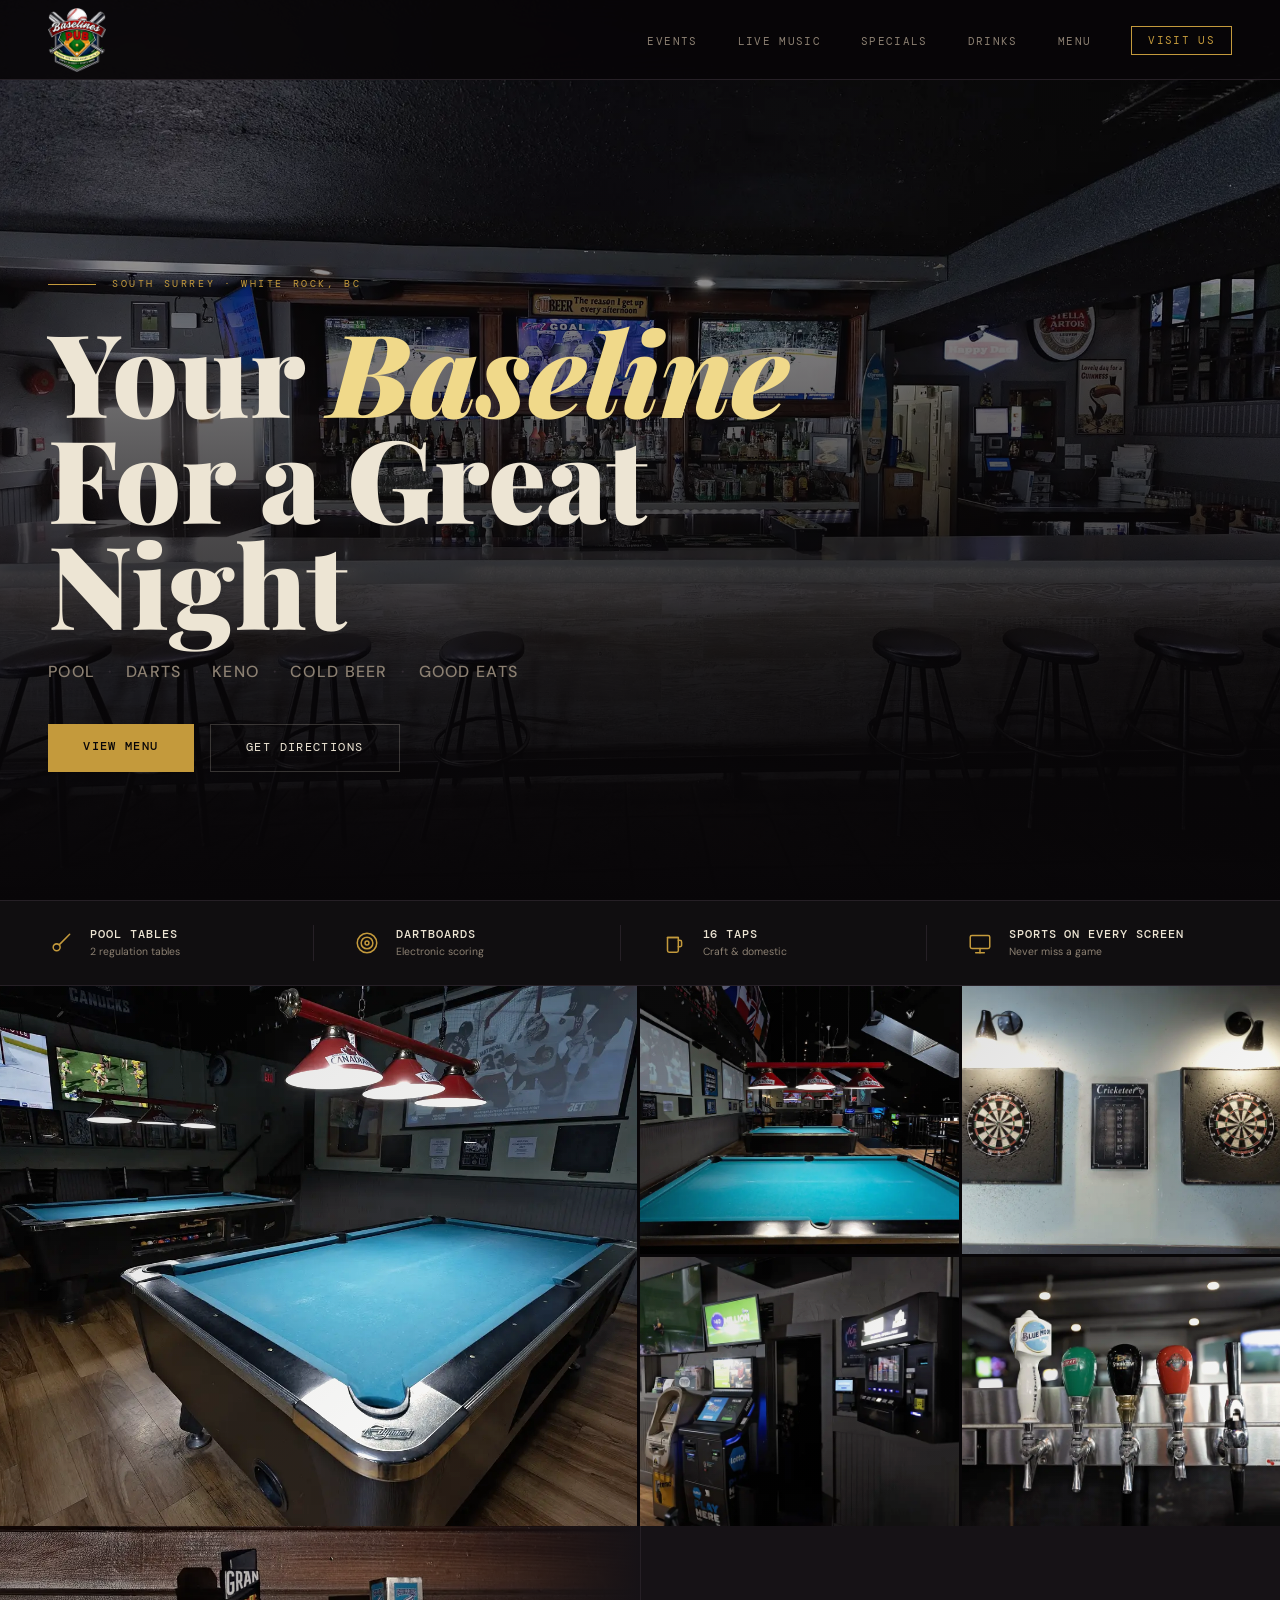
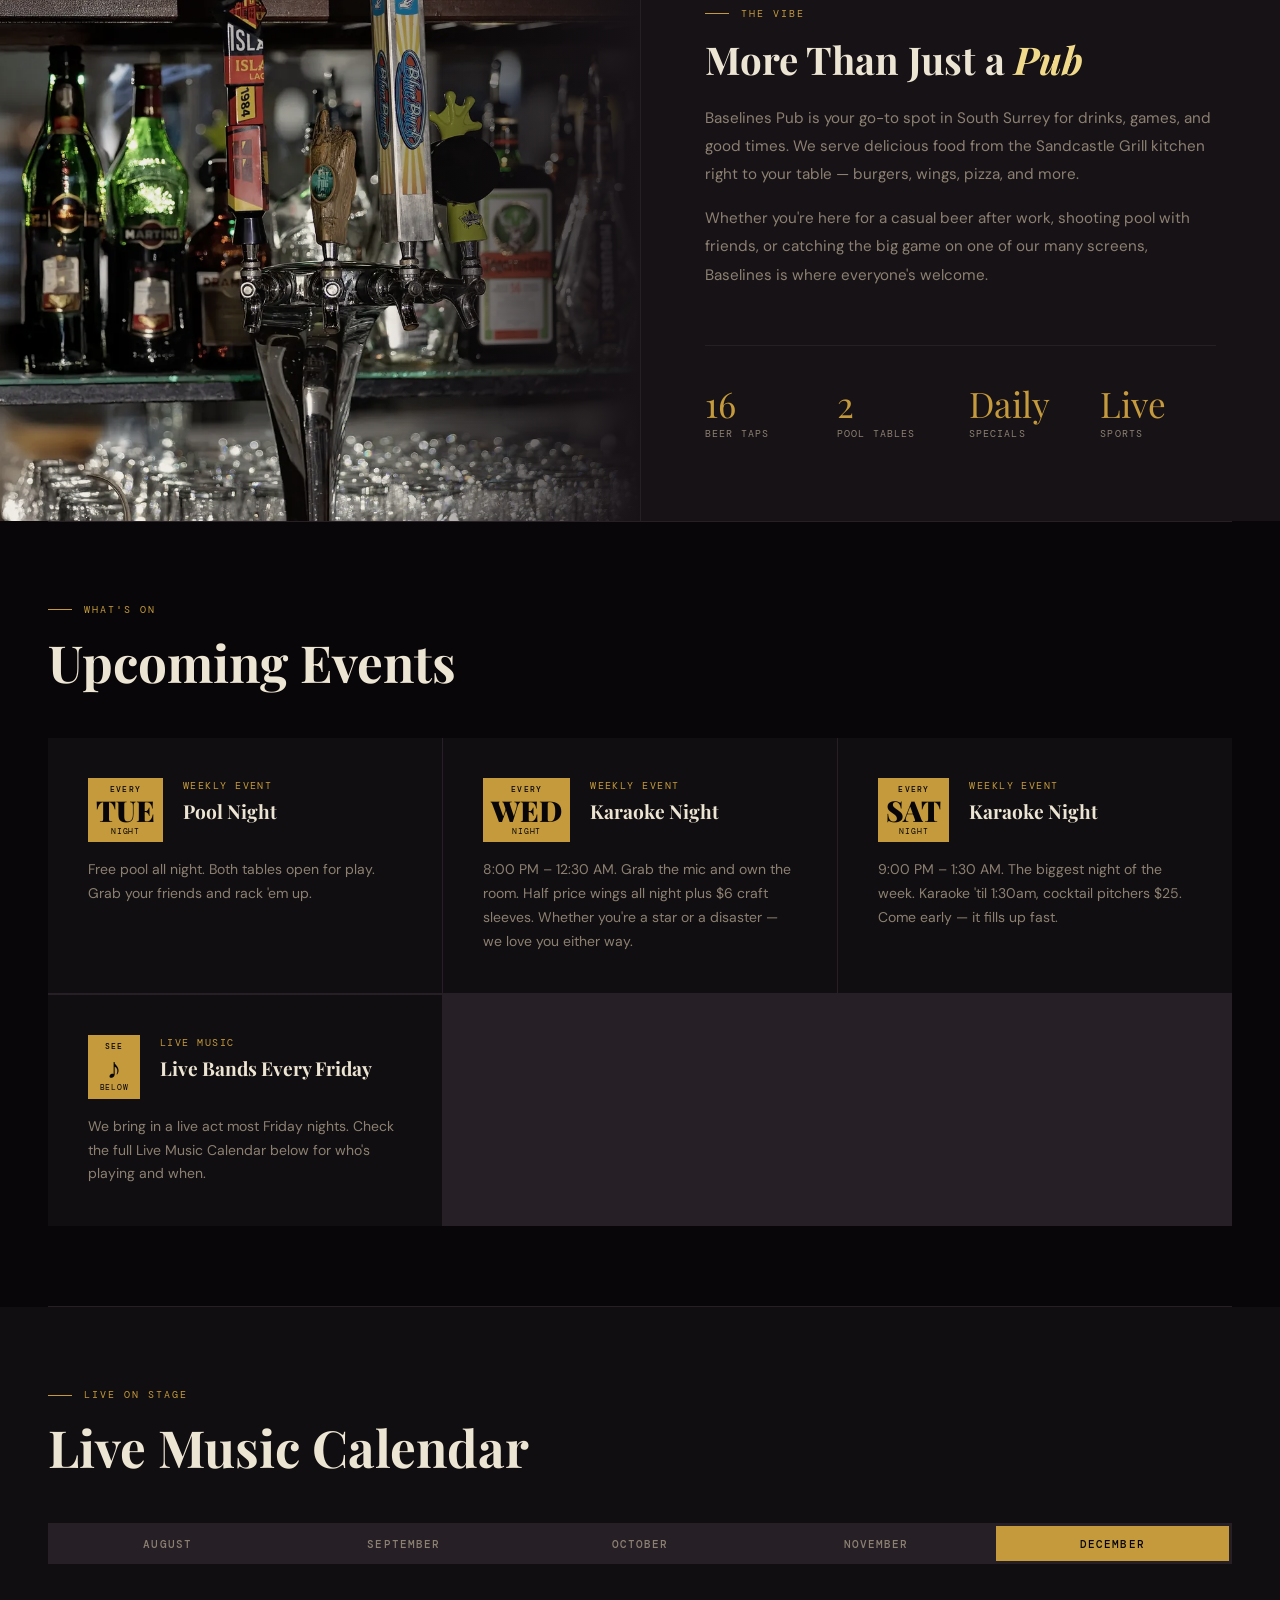
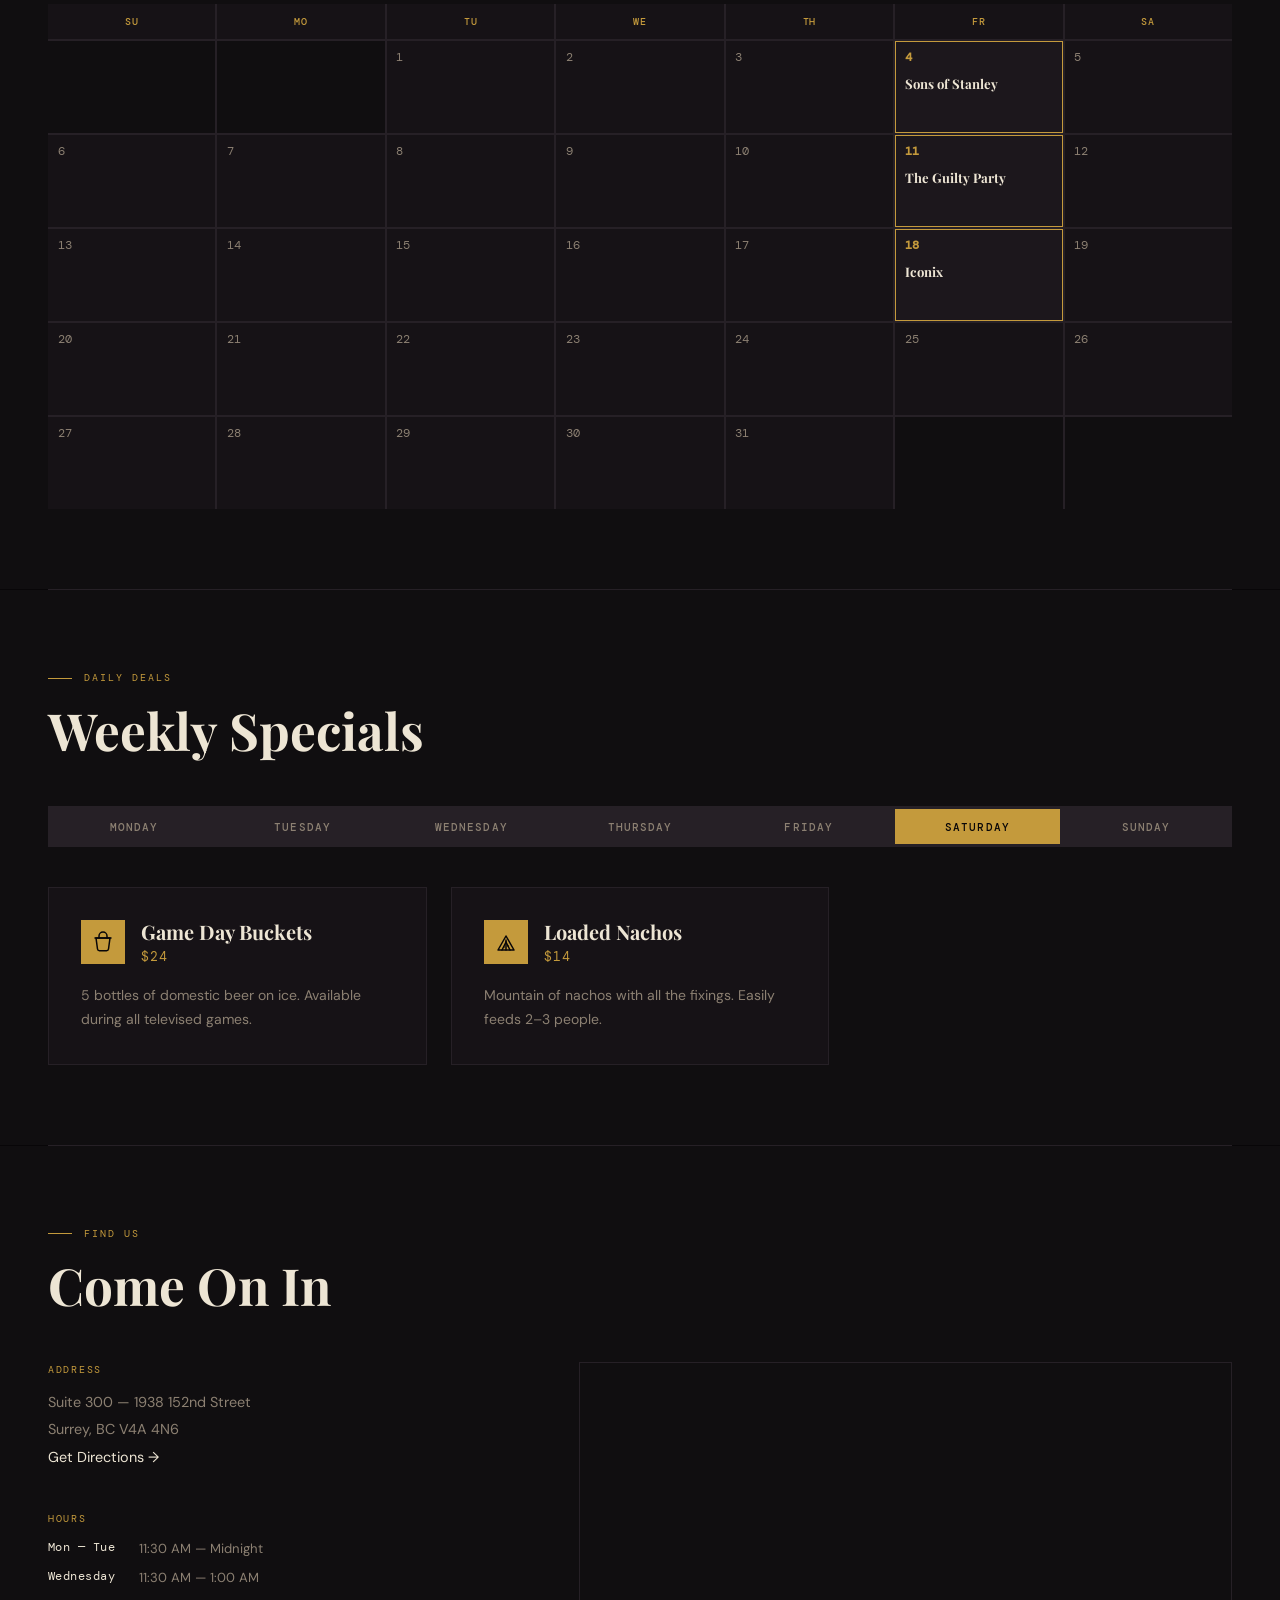
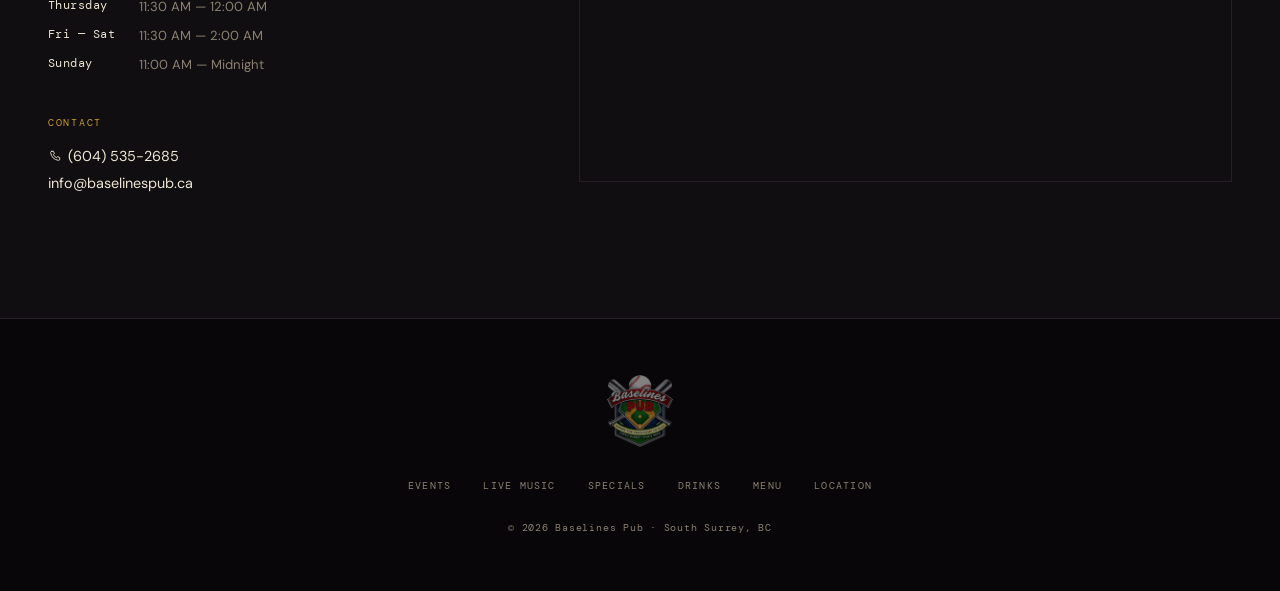
<file: index.html>
<!DOCTYPE html>
<html lang="en">
<head>
<meta charset="UTF-8">
<meta name="viewport" content="width=device-width, initial-scale=1.0">
<!-- Google tag (gtag.js) -->
<script async src="https://www.googletagmanager.com/gtag/js?id=G-E9HNW03XQZ"></script>
<script>
  window.dataLayer = window.dataLayer || [];
  function gtag(){dataLayer.push(arguments);}
  gtag('js', new Date());

  gtag('config', 'G-E9HNW03XQZ');
</script>
<title>Baselines Pub — South Surrey & White Rock, BC</title>
<meta name="description" content="Baselines Pub — your neighbourhood pub in South Surrey. Pool tables, dartboards, 16 taps, daily specials, live music, and great food from the Sandcastle Grill kitchen.">
<link rel="preconnect" href="https://fonts.googleapis.com">
<link rel="preconnect" href="https://fonts.gstatic.com" crossorigin>
<link href="https://fonts.googleapis.com/css2?family=Playfair+Display:ital,wght@0,700;0,900;1,700&family=DM+Sans:wght@300;400;500;600&family=DM+Mono:wght@400;500&display=swap" rel="stylesheet">
<link rel="preload" as="image" href="images/wide_bar_shot.webp" fetchpriority="high">
<link rel="canonical" href="https://baselinespub.ca/">
<link rel="icon" href="images/baselines-logo.png">
<link rel="apple-touch-icon" href="images/baselines-logo.png">
<meta name="theme-color" content="#080608">
<meta property="og:type" content="website">
<meta property="og:site_name" content="Baselines Pub">
<meta property="og:title" content="Baselines Pub — South Surrey & White Rock, BC">
<meta property="og:description" content="Baselines Pub — your neighbourhood pub in South Surrey. Pool tables, dartboards, 16 taps, daily specials, live music, and great food from the Sandcastle Grill kitchen.">
<meta property="og:image" content="https://baselinespub.ca/images/wide_bar_shot.webp">
<meta property="og:url" content="https://baselinespub.ca/">
<meta name="twitter:card" content="summary_large_image">
<meta name="twitter:title" content="Baselines Pub — South Surrey & White Rock, BC">
<meta name="twitter:description" content="Baselines Pub — your neighbourhood pub in South Surrey. Pool tables, dartboards, 16 taps, daily specials, live music, and great food from the Sandcastle Grill kitchen.">
<meta name="twitter:image" content="https://baselinespub.ca/images/wide_bar_shot.webp">
<script type="application/ld+json">
{
  "@context": "https://schema.org",
  "@type": "BarOrPub",
  "name": "Baselines Pub",
  "image": "https://baselinespub.ca/images/wide_bar_shot.webp",
  "url": "https://baselinespub.ca/",
  "telephone": "+1-604-535-2685",
  "email": "info@baselinespub.ca",
  "priceRange": "$$",
  "servesCuisine": "Pub Food",
  "menu": "https://baselinespub.ca/menu.html",
  "address": {
    "@type": "PostalAddress",
    "streetAddress": "Suite 300, 1938 152nd Street",
    "addressLocality": "Surrey",
    "addressRegion": "BC",
    "postalCode": "V4A 4N6",
    "addressCountry": "CA"
  },
  "openingHoursSpecification": [
    {"@type":"OpeningHoursSpecification","dayOfWeek":["Monday","Tuesday"],"opens":"11:30","closes":"00:00"},
    {"@type":"OpeningHoursSpecification","dayOfWeek":"Wednesday","opens":"11:30","closes":"01:00"},
    {"@type":"OpeningHoursSpecification","dayOfWeek":"Thursday","opens":"11:30","closes":"00:00"},
    {"@type":"OpeningHoursSpecification","dayOfWeek":["Friday","Saturday"],"opens":"11:30","closes":"02:00"},
    {"@type":"OpeningHoursSpecification","dayOfWeek":"Sunday","opens":"11:00","closes":"00:00"}
  ]
}
</script>
<link rel="stylesheet" href="css/site.css">
<style>
:root {
  --bg:       #080608;
  --bg2:      #100e10;
  --bg3:      #161216;
  --surface:  #1c171c;
  --gold:     #c49a3c;
  --gold-lt:  #ddb84e;
  --gold-pale:#f0d98a;
  --red:      #8b2020;
  --cream:    #ede5d4;
  --muted:    #8c8072;
  --border:   #262026;
  --border2:  #332d33;
  --text:     #c8bfb2;
}
*{margin:0;padding:0;box-sizing:border-box;}
html{scroll-behavior:smooth;}
body{background:var(--bg);color:var(--text);font-family:'DM Sans',sans-serif;line-height:1.6;overflow-x:hidden;}
a:focus-visible,button:focus-visible{outline:2px solid var(--gold);outline-offset:3px;border-radius:2px;}
.skip-link{position:absolute;left:-9999px;top:0;background:var(--gold);color:#080608;padding:0.75rem 1.25rem;font-family:'DM Mono',monospace;font-size:0.72rem;text-transform:uppercase;letter-spacing:0.08em;z-index:200;text-decoration:none;}
.skip-link:focus{left:1rem;top:1rem;}

/* ─── NAV ─── */
nav{position:fixed;top:0;left:0;right:0;z-index:100;background:rgba(8,6,8,0.92);backdrop-filter:blur(16px);border-bottom:1px solid var(--border);display:flex;align-items:center;justify-content:space-between;padding:0 3rem;height:80px;}
.nav-logo img{height:64px;width:auto;display:block;}
.nav-links{display:flex;gap:2.5rem;list-style:none;}
.nav-links a{color:var(--muted);text-decoration:none;font-family:'DM Mono',monospace;font-size:0.7rem;letter-spacing:0.12em;text-transform:uppercase;transition:color 0.2s;}
.nav-links a:hover{color:var(--gold-lt);}
.nav-cta{color:var(--gold) !important;border:1px solid var(--gold);padding:0.4rem 1rem;}
.nav-cta:hover{background:var(--gold) !important;color:#080608 !important;}
.nav-toggle{display:none;flex-direction:column;justify-content:center;align-items:center;gap:5px;width:44px;height:44px;background:transparent;border:none;cursor:pointer;padding:0;flex-shrink:0;}
.nav-toggle span{display:block;width:24px;height:2px;background:var(--cream);transition:transform 0.25s ease,opacity 0.2s ease;}
.nav-toggle.active span:nth-child(1){transform:translateY(7px) rotate(45deg);}
.nav-toggle.active span:nth-child(2){opacity:0;}
.nav-toggle.active span:nth-child(3){transform:translateY(-7px) rotate(-45deg);}

/* ─── HERO ─── */
.hero{position:relative;min-height:100vh;display:flex;align-items:flex-end;padding:0 3rem 8rem;overflow:hidden;}
.hero-bg{position:absolute;inset:0;background-image:url('images/wide_bar_shot.webp');background-size:cover;background-position:center 35%;z-index:0;}
.hero-bg::after{content:'';position:absolute;inset:0;background:linear-gradient(to top, rgba(8,6,8,1) 0%, rgba(8,6,8,0.7) 45%, rgba(8,6,8,0.15) 100%);}
.hero-content{position:relative;z-index:2;max-width:800px;}
.hero-eyebrow{font-family:'DM Mono',monospace;font-size:0.65rem;letter-spacing:0.25em;text-transform:uppercase;color:var(--gold);margin-bottom:1.5rem;display:flex;align-items:center;gap:1rem;}
.hero-eyebrow::before{content:'';width:3rem;height:1px;background:var(--gold);flex-shrink:0;}
.hero h1{font-family:'Playfair Display',serif;font-size:clamp(3.5rem,9vw,8rem);font-weight:900;line-height:0.92;color:var(--cream);margin-bottom:1.5rem;}
.hero h1 em{font-style:italic;color:var(--gold-pale);}
.hero-tagline{font-size:1rem;color:var(--muted);letter-spacing:0.08em;text-transform:uppercase;font-weight:500;margin-bottom:2.5rem;}
.hero-tagline span{color:var(--border2);margin:0 0.5rem;}
.hero-btns{display:flex;gap:1rem;flex-wrap:wrap;}
.btn-gold{background:var(--gold);color:#080608;padding:0.85rem 2.2rem;font-family:'DM Mono',monospace;font-size:0.72rem;letter-spacing:0.12em;text-transform:uppercase;text-decoration:none;font-weight:500;transition:all 0.2s;display:inline-block;}
.btn-gold:hover{background:var(--gold-lt);transform:translateY(-2px);}
.btn-ghost{border:1px solid rgba(237,229,212,0.2);color:var(--cream);padding:0.85rem 2.2rem;font-family:'DM Mono',monospace;font-size:0.72rem;letter-spacing:0.12em;text-transform:uppercase;text-decoration:none;transition:all 0.2s;display:inline-block;}
.btn-ghost:hover{border-color:var(--gold);color:var(--gold);}

/* ─── QUICK FACTS BAR ─── */
.qfacts{background:var(--bg2);border-top:1px solid var(--border);border-bottom:1px solid var(--border);padding:1.5rem 3rem;display:flex;gap:0;flex-wrap:wrap;}
.qfact{flex:1;min-width:160px;padding:0 2.5rem;border-right:1px solid var(--border);display:flex;align-items:center;gap:1rem;}
.qfact:first-child{padding-left:0;}
.qfact:last-child{border-right:none;}
.qfact-icon{flex-shrink:0;width:26px;height:26px;color:var(--gold);display:flex;align-items:center;justify-content:center;}
.qfact-icon svg{width:100%;height:100%;}
.qfact-text{font-family:'DM Mono',monospace;font-size:0.75rem;text-transform:uppercase;letter-spacing:0.08em;color:var(--cream);font-weight:500;}
.qfact-sub{font-size:0.65rem;color:var(--muted);font-family:'DM Sans',sans-serif;text-transform:none;letter-spacing:0;font-weight:400;}

/* ─── PHOTO GRID ─── */
.photo-grid{display:grid;grid-template-columns:2fr 1fr 1fr;grid-template-rows:1fr 1fr;height:540px;gap:3px;background:var(--bg);}
.pg-item{overflow:hidden;position:relative;}
.pg-item.span2{grid-row:span 2;}
.pg-item img{width:100%;height:100%;object-fit:cover;object-position:center;filter:brightness(1.08) saturate(1) sepia(0.04);transition:filter 0.5s,transform 0.6s;display:block;}
.pg-item:hover img{filter:brightness(1.18) saturate(1.05) sepia(0.02);transform:scale(1.05);}
.pg-item::after{content:'';position:absolute;inset:0;background:linear-gradient(135deg,rgba(8,6,8,0.12),transparent);}

/* ─── ABOUT ─── */
.about{display:grid;grid-template-columns:1fr 1fr;min-height:500px;}
.about-img{position:relative;overflow:hidden;}
.about-img img{width:100%;height:100%;object-fit:cover;object-position:center;filter:brightness(0.92) saturate(0.9) sepia(0.08);display:block;}
.about-img::after{content:'';position:absolute;inset:0;background:linear-gradient(to right,transparent 60%,var(--bg3));}
.about-body{background:var(--bg3);padding:5rem 4rem;display:flex;flex-direction:column;justify-content:center;border-left:1px solid var(--border);}
.section-kicker{font-family:'DM Mono',monospace;font-size:0.62rem;letter-spacing:0.2em;text-transform:uppercase;color:var(--gold);margin-bottom:1rem;display:flex;align-items:center;gap:0.75rem;}
.section-kicker::before{content:'';width:1.5rem;height:1px;background:var(--gold);}
.about-body h2{font-family:'Playfair Display',serif;font-size:clamp(1.8rem,3vw,2.8rem);color:var(--cream);line-height:1.1;margin-bottom:1.5rem;}
.about-body h2 em{font-style:italic;color:var(--gold-pale);}
.about-body p{font-size:0.95rem;color:var(--muted);line-height:1.85;margin-bottom:1rem;}
.stats-row{display:grid;grid-template-columns:repeat(4,1fr);gap:1rem;margin-top:2.5rem;padding-top:2.5rem;border-top:1px solid var(--border);}
.stat-num{font-family:'Playfair Display',serif;font-size:2.2rem;color:var(--gold);line-height:1;}
.stat-label{font-family:'DM Mono',monospace;font-size:0.6rem;letter-spacing:0.12em;text-transform:uppercase;color:var(--muted);margin-top:0.3rem;}

/* ─── SECTION WRAPPER ─── */
section{padding:5rem 3rem;}
.sec-head{margin-bottom:3rem;}
.sec-head h2{font-family:'Playfair Display',serif;font-size:clamp(2rem,4vw,3.2rem);color:var(--cream);line-height:1.1;margin-top:0.5rem;}
.divider{height:1px;background:var(--border);margin:0 3rem;}

/* ─── EVENTS ─── */
#events{background:var(--bg);}
.events-grid{display:grid;grid-template-columns:repeat(auto-fill,minmax(320px,1fr));gap:1.5px;background:var(--border);}
.event-card{background:var(--bg2);padding:2.5rem;position:relative;overflow:hidden;transition:background 0.2s;}
.event-card:hover{background:var(--surface);}
.event-card::before{content:'';position:absolute;top:0;left:0;width:3px;height:100%;background:var(--gold);opacity:0;transition:opacity 0.2s;}
.event-card:hover::before{opacity:1;}
.event-meta{display:flex;align-items:flex-start;gap:1.25rem;margin-bottom:1rem;}
.event-date-block{background:var(--gold);color:#080608;text-align:center;min-width:52px;padding:0.3rem 0.5rem;flex-shrink:0;}
.event-date-block .month{display:block;font-family:'DM Mono',monospace;font-size:0.5rem;letter-spacing:0.15em;text-transform:uppercase;font-weight:500;}
.event-date-block .day{display:block;font-family:'Playfair Display',serif;font-size:1.8rem;font-weight:900;line-height:1;}
.event-date-block .dow{display:block;font-family:'DM Mono',monospace;font-size:0.5rem;letter-spacing:0.1em;text-transform:uppercase;}
.event-cat{font-family:'DM Mono',monospace;font-size:0.6rem;letter-spacing:0.15em;text-transform:uppercase;color:var(--gold);margin-bottom:0.35rem;}
.event-title{font-family:'Playfair Display',serif;font-size:1.2rem;color:var(--cream);font-weight:700;line-height:1.25;}
.event-desc{font-size:0.875rem;color:var(--muted);line-height:1.7;margin-top:0.75rem;}

/* ─── LIVE MUSIC CALENDAR ─── */
#live-music{background:var(--bg2);}
.month-tabs{display:flex;gap:3px;flex-wrap:wrap;margin-bottom:2.5rem;background:var(--border);padding:3px;}
.month-tab{background:transparent;border:none;color:var(--muted);padding:0.65rem 1.25rem;font-family:'DM Mono',monospace;font-size:0.68rem;font-weight:500;letter-spacing:0.1em;text-transform:uppercase;cursor:pointer;transition:all 0.2s;flex:1;white-space:nowrap;}
.month-tab:hover{color:var(--cream);}
.month-tab.active{background:var(--gold);color:#080608;}
.gig-panel{display:none;}
.gig-panel.active{display:block;}
.cal-grid{display:grid;grid-template-columns:repeat(7,1fr);gap:2px;background:var(--border);}
.cal-dow{background:var(--bg3);color:var(--gold);text-align:center;padding:0.6rem 0.25rem;font-family:'DM Mono',monospace;font-size:0.62rem;font-weight:500;text-transform:uppercase;letter-spacing:0.08em;}
.cal-cell{background:var(--bg3);min-height:92px;padding:0.5rem 0.6rem;position:relative;}
.cal-cell.cal-empty{background:var(--bg2);}
.cal-date{display:block;font-family:'DM Mono',monospace;font-size:0.72rem;color:var(--muted);}
.cal-cell.cal-gig{background:var(--surface);box-shadow:inset 0 0 0 1px var(--gold);}
.cal-cell.cal-gig .cal-date{color:var(--gold);font-weight:600;}
.cal-gig-band{display:block;margin-top:0.5rem;font-family:'Playfair Display',serif;font-size:0.82rem;line-height:1.25;color:var(--cream);font-weight:700;}

/* ─── SPECIALS ─── */
#specials{background:var(--bg2);}
.day-tabs{display:flex;gap:3px;flex-wrap:wrap;margin-bottom:2.5rem;background:var(--border);padding:3px;}
.day-tab{background:transparent;border:none;color:var(--muted);padding:0.65rem 1.25rem;font-family:'DM Mono',monospace;font-size:0.68rem;font-weight:500;letter-spacing:0.1em;text-transform:uppercase;cursor:pointer;transition:all 0.2s;flex:1;white-space:nowrap;}
.day-tab:hover{color:var(--cream);}
.day-tab.active{background:var(--gold);color:#080608;}
.specials-panel{display:none;}
.specials-panel.active{display:block;}
.specials-grid{display:grid;grid-template-columns:repeat(auto-fill,minmax(320px,1fr));gap:1.5rem;}
.special-card{background:var(--bg3);border:1px solid var(--border);padding:2rem;}
.scard-top{display:flex;gap:1rem;align-items:flex-start;margin-bottom:1rem;}
.scard-icon{background:var(--gold);color:#080608;width:44px;height:44px;flex-shrink:0;display:flex;align-items:center;justify-content:center;font-size:1.2rem;}
.scard-icon svg{width:24px;height:24px;}
.scard-name{font-family:'Playfair Display',serif;font-size:1.25rem;color:var(--cream);font-weight:700;line-height:1.2;margin-bottom:0.2rem;}
.scard-price{font-family:'DM Mono',monospace;font-size:0.8rem;color:var(--gold);letter-spacing:0.08em;}
.scard-desc{font-size:0.875rem;color:var(--muted);line-height:1.7;}

/* ─── LOCATION ─── */
#location{background:var(--bg2);}
.loc-grid{display:grid;grid-template-columns:1fr 1.4fr;gap:4rem;}
.loc-block{margin-bottom:2.5rem;}
.loc-label{font-family:'DM Mono',monospace;font-size:0.6rem;letter-spacing:0.18em;text-transform:uppercase;color:var(--gold);margin-bottom:0.75rem;}
.loc-text{font-size:0.9rem;color:var(--muted);line-height:1.9;}
.loc-text a{color:var(--cream);text-decoration:none;transition:color 0.2s;}
.loc-text a:hover{color:var(--gold);}
.hours-tbl{display:grid;grid-template-columns:auto 1fr;gap:0.5rem 1.5rem;}
.hours-day{font-family:'DM Mono',monospace;font-size:0.75rem;color:var(--cream);letter-spacing:0.04em;}
.hours-time{font-size:0.82rem;color:var(--muted);}
.map-wrap{overflow:hidden;border:1px solid var(--border);height:420px;}
.map-wrap iframe{width:100%;height:100%;border:0;display:block;filter:grayscale(80%) invert(0.9) contrast(0.85);}

/* ─── FOOTER ─── */
footer{background:var(--bg);border-top:1px solid var(--border);padding:3.5rem 3rem;display:flex;flex-direction:column;align-items:center;gap:1.5rem;}
footer img{height:72px;width:auto;opacity:0.5;}
.footer-links{list-style:none;display:flex;gap:2rem;flex-wrap:wrap;}
.footer-links a{color:var(--muted);text-decoration:none;font-family:'DM Mono',monospace;font-size:0.65rem;letter-spacing:0.12em;text-transform:uppercase;transition:color 0.2s;}
.footer-links a:hover{color:var(--gold);}
.footer-copy{font-family:'DM Mono',monospace;font-size:0.6rem;letter-spacing:0.08em;color:var(--muted);}

/* ─── RESPONSIVE ─── */
@media(max-width:900px){
  nav{padding:0 1.25rem;height:64px;}
  .nav-logo img{height:46px;}
  .nav-toggle{display:flex;}
  .nav-links{position:fixed;top:64px;left:0;right:0;bottom:auto;flex-direction:column;gap:0;background:var(--bg2);border-bottom:1px solid var(--border);max-height:0;overflow:hidden;transition:max-height 0.3s ease;z-index:99;}
  .nav-links.open{max-height:80vh;overflow-y:auto;}
  .nav-links li{width:100%;}
  .nav-links a{display:block;width:100%;padding:1.1rem 1.5rem;border-bottom:1px solid var(--border);font-size:0.78rem;color:var(--text);}
  .nav-links a.nav-cta{color:var(--gold) !important;border:none;border-bottom:1px solid var(--border);}
  body.nav-open{overflow:hidden;}
  .hero{padding:0 1.5rem 3.5rem;min-height:78vh;}
  .hero-bg{background-position:center 22%;}
  .qfacts{padding:1.25rem 1.5rem;gap:1rem 1.5rem;}
  .qfact{padding:0;border-right:none;min-width:calc(50% - 0.75rem);flex:0 0 calc(50% - 0.75rem);}
  .photo-grid{grid-template-columns:1fr 1fr;grid-template-rows:none;height:auto;}
  .pg-item{aspect-ratio:1/1;}
  .pg-item.span2{grid-row:auto;grid-column:span 2;aspect-ratio:16/9;}
  .about{grid-template-columns:1fr;}
  .about-img{height:280px;}
  .about-body{padding:3rem 1.5rem;}
  .stats-row{grid-template-columns:1fr 1fr;}
  section{padding:3.5rem 1.5rem;}
  .divider{margin:0 1.5rem;}
  .events-grid{grid-template-columns:1fr;}
  .gig-grid{grid-template-columns:1fr;}
  .day-tab,.month-tab{padding:0.85rem 1.1rem;min-height:44px;}
  .month-tab{flex:0 0 auto;padding:0.7rem 0.6rem;font-size:0.6rem;}
  .cal-dow{font-size:0.55rem;padding:0.4rem 0.1rem;}
  .cal-cell{min-height:56px;padding:0.3rem 0.3rem;}
  .cal-gig-band{font-size:0.62rem;margin-top:0.25rem;}
  .loc-grid{grid-template-columns:1fr;gap:2.5rem;}
  .map-wrap{height:300px;}
}

@media(max-width:480px){
  .hero{padding:0 1.25rem 3rem;min-height:72vh;}
  .hero-eyebrow{margin-bottom:1rem;}
  .hero h1{font-size:clamp(2.1rem,9.5vw,3rem);line-height:1;margin-bottom:1rem;}
  .hero-tagline{font-size:0.72rem;letter-spacing:0.03em;margin-bottom:1.75rem;}
  .hero-tagline span{margin:0 0.3rem;}
  .hero-btns{flex-direction:column;align-items:stretch;}
  .hero-btns a{text-align:center;}
  .qfact{flex:0 0 100%;min-width:100%;}
  .stats-row{grid-template-columns:1fr 1fr;gap:1rem 0.75rem;}
  section{padding:3rem 1.25rem;}
  .sec-head h2{font-size:clamp(1.7rem,8vw,2.2rem);}
  .loc-grid{gap:2rem;}
  .map-wrap{height:230px;}
  footer{padding:3rem 1.5rem;}
  .footer-links{gap:1.25rem 1.5rem;justify-content:center;}
}
</style>
</head>
<body>

<a href="#main" class="skip-link">Skip to main content</a>

<!-- NAV -->
<nav>
  <a href="index.html" class="nav-logo">
    <img src="images/baselines-logo.png" alt="Baselines Pub" fetchpriority="high" decoding="async">
  </a>
  <button class="nav-toggle" id="navToggle" aria-label="Toggle menu" aria-expanded="false" aria-controls="navLinks">
    <span></span><span></span><span></span>
  </button>
  <ul class="nav-links" id="navLinks">
    <li><a href="#events">Events</a></li>
    <li><a href="#live-music">Live Music</a></li>
    <li><a href="#specials">Specials</a></li>
    <li><a href="drinks.html">Drinks</a></li>
    <li><a href="menu.html">Menu</a></li>
    <li><a href="#location" class="nav-cta">Visit Us</a></li>
  </ul>
</nav>

<main id="main">
<!-- HERO -->
<section class="hero">
  <div class="hero-bg"></div>
  <div class="hero-content">
    <div class="hero-eyebrow">South Surrey · White Rock, BC</div>
    <h1>Your <em>Baseline</em><br>For a Great Night</h1>
    <div class="hero-tagline">Pool <span>·</span> Darts <span>·</span> Keno <span>·</span> Cold Beer <span>·</span> Good Eats</div>
    <div class="hero-btns">
      <a href="menu.html" class="btn-gold">View Menu</a>
      <a href="#location" class="btn-ghost">Get Directions</a>
    </div>
  </div>
</section>

<!-- QUICK FACTS -->
<div class="qfacts">
  <div class="qfact"><span class="qfact-icon"><svg aria-hidden="true" focusable="false" viewBox="0 0 24 24" fill="none" stroke="currentColor" stroke-width="1.4" stroke-linecap="round" stroke-linejoin="round"><circle cx="8" cy="16" r="3.2"></circle><line x1="10.5" y1="13.5" x2="20" y2="4"></line></svg></span><div><div class="qfact-text">Pool Tables<div class="qfact-sub">2 regulation tables</div></div></div></div>
  <div class="qfact"><span class="qfact-icon"><svg aria-hidden="true" focusable="false" viewBox="0 0 24 24" fill="none" stroke="currentColor" stroke-width="1.4" stroke-linecap="round" stroke-linejoin="round"><circle cx="12" cy="12" r="9"></circle><circle cx="12" cy="12" r="5.4"></circle><circle cx="12" cy="12" r="1.8"></circle></svg></span><div><div class="qfact-text">Dartboards<div class="qfact-sub">Electronic scoring</div></div></div></div>
  <div class="qfact"><span class="qfact-icon"><svg aria-hidden="true" focusable="false" viewBox="0 0 24 24" fill="none" stroke="currentColor" stroke-width="1.4" stroke-linecap="round" stroke-linejoin="round"><path d="M6 7h10v12a1.5 1.5 0 0 1-1.5 1.5h-7A1.5 1.5 0 0 1 6 19V7z"></path><path d="M16 9.5h1.5A1.5 1.5 0 0 1 19 11v3a1.5 1.5 0 0 1-1.5 1.5H16"></path><line x1="6" y1="7" x2="16" y2="7"></line></svg></span><div><div class="qfact-text">16 Taps<div class="qfact-sub">Craft &amp; domestic</div></div></div></div>
  <div class="qfact"><span class="qfact-icon"><svg aria-hidden="true" focusable="false" viewBox="0 0 24 24" fill="none" stroke="currentColor" stroke-width="1.4" stroke-linecap="round" stroke-linejoin="round"><rect x="3" y="5" width="18" height="12" rx="1.5"></rect><line x1="8" y1="21" x2="16" y2="21"></line><line x1="12" y1="17" x2="12" y2="21"></line></svg></span><div><div class="qfact-text">Sports on Every Screen<div class="qfact-sub">Never miss a game</div></div></div></div>
</div>

<!-- PHOTO GRID -->
<div class="photo-grid">
  <div class="pg-item span2"><img src="images/top_seating_area.webp" alt="Seating area" loading="lazy" decoding="async"></div>
  <div class="pg-item"><img src="images/Pooltables1.webp" alt="Pool tables" loading="lazy" decoding="async"></div>
  <div class="pg-item"><img src="images/Dart_board.webp" alt="Dartboard" loading="lazy" decoding="async"></div>
  <div class="pg-item"><img src="images/Keno_pulltabs.webp" alt="Keno" loading="lazy" decoding="async"></div>
  <div class="pg-item"><img src="images/beer_glass.webp" alt="Beer taps" loading="lazy" decoding="async"></div>
</div>

<!-- ABOUT -->
<div class="about">
  <div class="about-img">
    <img src="images/Guest_bartaps1.webp" alt="Bar taps" loading="lazy" decoding="async">
  </div>
  <div class="about-body">
    <div class="section-kicker">The Vibe</div>
    <h2>More Than Just a <em>Pub</em></h2>
    <p>Baselines Pub is your go-to spot in South Surrey for drinks, games, and good times. We serve delicious food from the Sandcastle Grill kitchen right to your table — burgers, wings, pizza, and more.</p>
    <p>Whether you're here for a casual beer after work, shooting pool with friends, or catching the big game on one of our many screens, Baselines is where everyone's welcome.</p>
    <div class="stats-row">
      <div><div class="stat-num">16</div><div class="stat-label">Beer Taps</div></div>
      <div><div class="stat-num">2</div><div class="stat-label">Pool Tables</div></div>
      <div><div class="stat-num">Daily</div><div class="stat-label">Specials</div></div>
      <div><div class="stat-num">Live</div><div class="stat-label">Sports</div></div>
    </div>
  </div>
</div>

<div class="divider"></div>

<!-- EVENTS -->
<section id="events">
  <div class="sec-head">
    <div class="section-kicker">What's On</div>
    <h2>Upcoming Events</h2>
  </div>
  <div class="events-grid">
    <div class="event-card">
      <div class="event-meta">
        <div class="event-date-block"><span class="month">Every</span><span class="day">TUE</span><span class="dow">Night</span></div>
        <div><div class="event-cat">Weekly Event</div><div class="event-title">Pool Night</div></div>
      </div>
      <div class="event-desc">Free pool all night. Both tables open for play. Grab your friends and rack 'em up.</div>
    </div>
    <div class="event-card">
      <div class="event-meta">
        <div class="event-date-block"><span class="month">Every</span><span class="day">WED</span><span class="dow">Night</span></div>
        <div><div class="event-cat">Weekly Event</div><div class="event-title">Karaoke Night</div></div>
      </div>
      <div class="event-desc">8:00 PM – 12:30 AM. Grab the mic and own the room. Half price wings all night plus $6 craft sleeves. Whether you're a star or a disaster — we love you either way.</div>
    </div>
    <div class="event-card">
      <div class="event-meta">
        <div class="event-date-block"><span class="month">Every</span><span class="day">SAT</span><span class="dow">Night</span></div>
        <div><div class="event-cat">Weekly Event</div><div class="event-title">Karaoke Night</div></div>
      </div>
      <div class="event-desc">9:00 PM – 1:30 AM. The biggest night of the week. Karaoke 'til 1:30am, cocktail pitchers $25. Come early — it fills up fast.</div>
    </div>
    <div class="event-card">
      <div class="event-meta">
        <div class="event-date-block"><span class="month">See</span><span class="day">♪</span><span class="dow">Below</span></div>
        <div><div class="event-cat">Live Music</div><div class="event-title">Live Bands Every Friday</div></div>
      </div>
      <div class="event-desc">We bring in a live act most Friday nights. Check the full Live Music Calendar below for who's playing and when.</div>
    </div>
  </div>
</section>

<div class="divider"></div>

<!-- LIVE MUSIC CALENDAR -->
<section id="live-music">
  <div class="sec-head">
    <div class="section-kicker">Live On Stage</div>
    <h2>Live Music Calendar</h2>
  </div>
  <div class="month-tabs" role="tablist" aria-label="Month">
    <button class="month-tab" id="tab-month-aug" role="tab" aria-selected="false" aria-controls="gigs-aug" data-month="aug">August</button>
    <button class="month-tab" id="tab-month-sep" role="tab" aria-selected="false" aria-controls="gigs-sep" data-month="sep">September</button>
    <button class="month-tab" id="tab-month-oct" role="tab" aria-selected="false" aria-controls="gigs-oct" data-month="oct">October</button>
    <button class="month-tab" id="tab-month-nov" role="tab" aria-selected="false" aria-controls="gigs-nov" data-month="nov">November</button>
    <button class="month-tab" id="tab-month-dec" role="tab" aria-selected="false" aria-controls="gigs-dec" data-month="dec">December</button>
  </div>

  <div class="gig-panel" id="gigs-aug" role="tabpanel" aria-labelledby="tab-month-aug"><div class="cal-grid">
    <div class="cal-dow">Su</div>
    <div class="cal-dow">Mo</div>
    <div class="cal-dow">Tu</div>
    <div class="cal-dow">We</div>
    <div class="cal-dow">Th</div>
    <div class="cal-dow">Fr</div>
    <div class="cal-dow">Sa</div>
    <div class="cal-cell cal-empty"></div>
    <div class="cal-cell cal-empty"></div>
    <div class="cal-cell cal-empty"></div>
    <div class="cal-cell cal-empty"></div>
    <div class="cal-cell cal-empty"></div>
    <div class="cal-cell cal-empty"></div>
    <div class="cal-cell"><span class="cal-date">1</span></div>
    <div class="cal-cell"><span class="cal-date">2</span></div>
    <div class="cal-cell"><span class="cal-date">3</span></div>
    <div class="cal-cell"><span class="cal-date">4</span></div>
    <div class="cal-cell"><span class="cal-date">5</span></div>
    <div class="cal-cell"><span class="cal-date">6</span></div>
    <div class="cal-cell"><span class="cal-date">7</span></div>
    <div class="cal-cell"><span class="cal-date">8</span></div>
    <div class="cal-cell"><span class="cal-date">9</span></div>
    <div class="cal-cell"><span class="cal-date">10</span></div>
    <div class="cal-cell"><span class="cal-date">11</span></div>
    <div class="cal-cell"><span class="cal-date">12</span></div>
    <div class="cal-cell"><span class="cal-date">13</span></div>
    <div class="cal-cell cal-gig"><span class="cal-date">14</span><span class="cal-gig-band">Sound Machine</span></div>
    <div class="cal-cell"><span class="cal-date">15</span></div>
    <div class="cal-cell"><span class="cal-date">16</span></div>
    <div class="cal-cell"><span class="cal-date">17</span></div>
    <div class="cal-cell"><span class="cal-date">18</span></div>
    <div class="cal-cell"><span class="cal-date">19</span></div>
    <div class="cal-cell"><span class="cal-date">20</span></div>
    <div class="cal-cell cal-gig"><span class="cal-date">21</span><span class="cal-gig-band">Coyote Creek</span></div>
    <div class="cal-cell"><span class="cal-date">22</span></div>
    <div class="cal-cell"><span class="cal-date">23</span></div>
    <div class="cal-cell"><span class="cal-date">24</span></div>
    <div class="cal-cell"><span class="cal-date">25</span></div>
    <div class="cal-cell"><span class="cal-date">26</span></div>
    <div class="cal-cell"><span class="cal-date">27</span></div>
    <div class="cal-cell cal-gig"><span class="cal-date">28</span><span class="cal-gig-band">Hit n Miss</span></div>
    <div class="cal-cell"><span class="cal-date">29</span></div>
    <div class="cal-cell"><span class="cal-date">30</span></div>
    <div class="cal-cell"><span class="cal-date">31</span></div>
    <div class="cal-cell cal-empty"></div>
    <div class="cal-cell cal-empty"></div>
    <div class="cal-cell cal-empty"></div>
    <div class="cal-cell cal-empty"></div>
    <div class="cal-cell cal-empty"></div>
  </div></div>

  <div class="gig-panel" id="gigs-sep" role="tabpanel" aria-labelledby="tab-month-sep"><div class="cal-grid">
    <div class="cal-dow">Su</div>
    <div class="cal-dow">Mo</div>
    <div class="cal-dow">Tu</div>
    <div class="cal-dow">We</div>
    <div class="cal-dow">Th</div>
    <div class="cal-dow">Fr</div>
    <div class="cal-dow">Sa</div>
    <div class="cal-cell cal-empty"></div>
    <div class="cal-cell cal-empty"></div>
    <div class="cal-cell"><span class="cal-date">1</span></div>
    <div class="cal-cell"><span class="cal-date">2</span></div>
    <div class="cal-cell"><span class="cal-date">3</span></div>
    <div class="cal-cell cal-gig"><span class="cal-date">4</span><span class="cal-gig-band">Pop Junkies</span></div>
    <div class="cal-cell"><span class="cal-date">5</span></div>
    <div class="cal-cell"><span class="cal-date">6</span></div>
    <div class="cal-cell"><span class="cal-date">7</span></div>
    <div class="cal-cell"><span class="cal-date">8</span></div>
    <div class="cal-cell"><span class="cal-date">9</span></div>
    <div class="cal-cell"><span class="cal-date">10</span></div>
    <div class="cal-cell"><span class="cal-date">11</span></div>
    <div class="cal-cell"><span class="cal-date">12</span></div>
    <div class="cal-cell"><span class="cal-date">13</span></div>
    <div class="cal-cell"><span class="cal-date">14</span></div>
    <div class="cal-cell"><span class="cal-date">15</span></div>
    <div class="cal-cell"><span class="cal-date">16</span></div>
    <div class="cal-cell"><span class="cal-date">17</span></div>
    <div class="cal-cell cal-gig"><span class="cal-date">18</span><span class="cal-gig-band">Sons of Stanley</span></div>
    <div class="cal-cell"><span class="cal-date">19</span></div>
    <div class="cal-cell"><span class="cal-date">20</span></div>
    <div class="cal-cell"><span class="cal-date">21</span></div>
    <div class="cal-cell"><span class="cal-date">22</span></div>
    <div class="cal-cell"><span class="cal-date">23</span></div>
    <div class="cal-cell"><span class="cal-date">24</span></div>
    <div class="cal-cell cal-gig"><span class="cal-date">25</span><span class="cal-gig-band">The Guilty Party</span></div>
    <div class="cal-cell"><span class="cal-date">26</span></div>
    <div class="cal-cell"><span class="cal-date">27</span></div>
    <div class="cal-cell"><span class="cal-date">28</span></div>
    <div class="cal-cell"><span class="cal-date">29</span></div>
    <div class="cal-cell"><span class="cal-date">30</span></div>
    <div class="cal-cell cal-empty"></div>
    <div class="cal-cell cal-empty"></div>
    <div class="cal-cell cal-empty"></div>
  </div></div>

  <div class="gig-panel" id="gigs-oct" role="tabpanel" aria-labelledby="tab-month-oct"><div class="cal-grid">
    <div class="cal-dow">Su</div>
    <div class="cal-dow">Mo</div>
    <div class="cal-dow">Tu</div>
    <div class="cal-dow">We</div>
    <div class="cal-dow">Th</div>
    <div class="cal-dow">Fr</div>
    <div class="cal-dow">Sa</div>
    <div class="cal-cell cal-empty"></div>
    <div class="cal-cell cal-empty"></div>
    <div class="cal-cell cal-empty"></div>
    <div class="cal-cell cal-empty"></div>
    <div class="cal-cell"><span class="cal-date">1</span></div>
    <div class="cal-cell cal-gig"><span class="cal-date">2</span><span class="cal-gig-band">Mickey Magennis</span></div>
    <div class="cal-cell"><span class="cal-date">3</span></div>
    <div class="cal-cell"><span class="cal-date">4</span></div>
    <div class="cal-cell"><span class="cal-date">5</span></div>
    <div class="cal-cell"><span class="cal-date">6</span></div>
    <div class="cal-cell"><span class="cal-date">7</span></div>
    <div class="cal-cell"><span class="cal-date">8</span></div>
    <div class="cal-cell cal-gig"><span class="cal-date">9</span><span class="cal-gig-band">Steve Sainas Trio</span></div>
    <div class="cal-cell"><span class="cal-date">10</span></div>
    <div class="cal-cell"><span class="cal-date">11</span></div>
    <div class="cal-cell"><span class="cal-date">12</span></div>
    <div class="cal-cell"><span class="cal-date">13</span></div>
    <div class="cal-cell"><span class="cal-date">14</span></div>
    <div class="cal-cell"><span class="cal-date">15</span></div>
    <div class="cal-cell cal-gig"><span class="cal-date">16</span><span class="cal-gig-band">Vibrant Shades</span></div>
    <div class="cal-cell"><span class="cal-date">17</span></div>
    <div class="cal-cell"><span class="cal-date">18</span></div>
    <div class="cal-cell"><span class="cal-date">19</span></div>
    <div class="cal-cell"><span class="cal-date">20</span></div>
    <div class="cal-cell"><span class="cal-date">21</span></div>
    <div class="cal-cell"><span class="cal-date">22</span></div>
    <div class="cal-cell cal-gig"><span class="cal-date">23</span><span class="cal-gig-band">Neil Harnett Trio</span></div>
    <div class="cal-cell"><span class="cal-date">24</span></div>
    <div class="cal-cell"><span class="cal-date">25</span></div>
    <div class="cal-cell"><span class="cal-date">26</span></div>
    <div class="cal-cell"><span class="cal-date">27</span></div>
    <div class="cal-cell"><span class="cal-date">28</span></div>
    <div class="cal-cell"><span class="cal-date">29</span></div>
    <div class="cal-cell cal-gig"><span class="cal-date">30</span><span class="cal-gig-band">Hit n Miss</span></div>
    <div class="cal-cell"><span class="cal-date">31</span></div>
  </div></div>

  <div class="gig-panel" id="gigs-nov" role="tabpanel" aria-labelledby="tab-month-nov"><div class="cal-grid">
    <div class="cal-dow">Su</div>
    <div class="cal-dow">Mo</div>
    <div class="cal-dow">Tu</div>
    <div class="cal-dow">We</div>
    <div class="cal-dow">Th</div>
    <div class="cal-dow">Fr</div>
    <div class="cal-dow">Sa</div>
    <div class="cal-cell"><span class="cal-date">1</span></div>
    <div class="cal-cell"><span class="cal-date">2</span></div>
    <div class="cal-cell"><span class="cal-date">3</span></div>
    <div class="cal-cell"><span class="cal-date">4</span></div>
    <div class="cal-cell"><span class="cal-date">5</span></div>
    <div class="cal-cell cal-gig"><span class="cal-date">6</span><span class="cal-gig-band">Replay</span></div>
    <div class="cal-cell"><span class="cal-date">7</span></div>
    <div class="cal-cell"><span class="cal-date">8</span></div>
    <div class="cal-cell"><span class="cal-date">9</span></div>
    <div class="cal-cell"><span class="cal-date">10</span></div>
    <div class="cal-cell"><span class="cal-date">11</span></div>
    <div class="cal-cell cal-gig"><span class="cal-date">12</span><span class="cal-gig-band">Brian Zalo</span></div>
    <div class="cal-cell"><span class="cal-date">13</span></div>
    <div class="cal-cell"><span class="cal-date">14</span></div>
    <div class="cal-cell"><span class="cal-date">15</span></div>
    <div class="cal-cell"><span class="cal-date">16</span></div>
    <div class="cal-cell"><span class="cal-date">17</span></div>
    <div class="cal-cell"><span class="cal-date">18</span></div>
    <div class="cal-cell"><span class="cal-date">19</span></div>
    <div class="cal-cell cal-gig"><span class="cal-date">20</span><span class="cal-gig-band">Coyote Creek</span></div>
    <div class="cal-cell"><span class="cal-date">21</span></div>
    <div class="cal-cell"><span class="cal-date">22</span></div>
    <div class="cal-cell"><span class="cal-date">23</span></div>
    <div class="cal-cell"><span class="cal-date">24</span></div>
    <div class="cal-cell"><span class="cal-date">25</span></div>
    <div class="cal-cell"><span class="cal-date">26</span></div>
    <div class="cal-cell cal-gig"><span class="cal-date">27</span><span class="cal-gig-band">Steve Sainas Trio</span></div>
    <div class="cal-cell"><span class="cal-date">28</span></div>
    <div class="cal-cell"><span class="cal-date">29</span></div>
    <div class="cal-cell"><span class="cal-date">30</span></div>
    <div class="cal-cell cal-empty"></div>
    <div class="cal-cell cal-empty"></div>
    <div class="cal-cell cal-empty"></div>
    <div class="cal-cell cal-empty"></div>
    <div class="cal-cell cal-empty"></div>
  </div></div>

  <div class="gig-panel" id="gigs-dec" role="tabpanel" aria-labelledby="tab-month-dec"><div class="cal-grid">
    <div class="cal-dow">Su</div>
    <div class="cal-dow">Mo</div>
    <div class="cal-dow">Tu</div>
    <div class="cal-dow">We</div>
    <div class="cal-dow">Th</div>
    <div class="cal-dow">Fr</div>
    <div class="cal-dow">Sa</div>
    <div class="cal-cell cal-empty"></div>
    <div class="cal-cell cal-empty"></div>
    <div class="cal-cell"><span class="cal-date">1</span></div>
    <div class="cal-cell"><span class="cal-date">2</span></div>
    <div class="cal-cell"><span class="cal-date">3</span></div>
    <div class="cal-cell cal-gig"><span class="cal-date">4</span><span class="cal-gig-band">Sons of Stanley</span></div>
    <div class="cal-cell"><span class="cal-date">5</span></div>
    <div class="cal-cell"><span class="cal-date">6</span></div>
    <div class="cal-cell"><span class="cal-date">7</span></div>
    <div class="cal-cell"><span class="cal-date">8</span></div>
    <div class="cal-cell"><span class="cal-date">9</span></div>
    <div class="cal-cell"><span class="cal-date">10</span></div>
    <div class="cal-cell cal-gig"><span class="cal-date">11</span><span class="cal-gig-band">The Guilty Party</span></div>
    <div class="cal-cell"><span class="cal-date">12</span></div>
    <div class="cal-cell"><span class="cal-date">13</span></div>
    <div class="cal-cell"><span class="cal-date">14</span></div>
    <div class="cal-cell"><span class="cal-date">15</span></div>
    <div class="cal-cell"><span class="cal-date">16</span></div>
    <div class="cal-cell"><span class="cal-date">17</span></div>
    <div class="cal-cell cal-gig"><span class="cal-date">18</span><span class="cal-gig-band">Iconix</span></div>
    <div class="cal-cell"><span class="cal-date">19</span></div>
    <div class="cal-cell"><span class="cal-date">20</span></div>
    <div class="cal-cell"><span class="cal-date">21</span></div>
    <div class="cal-cell"><span class="cal-date">22</span></div>
    <div class="cal-cell"><span class="cal-date">23</span></div>
    <div class="cal-cell"><span class="cal-date">24</span></div>
    <div class="cal-cell"><span class="cal-date">25</span></div>
    <div class="cal-cell"><span class="cal-date">26</span></div>
    <div class="cal-cell"><span class="cal-date">27</span></div>
    <div class="cal-cell"><span class="cal-date">28</span></div>
    <div class="cal-cell"><span class="cal-date">29</span></div>
    <div class="cal-cell"><span class="cal-date">30</span></div>
    <div class="cal-cell"><span class="cal-date">31</span></div>
    <div class="cal-cell cal-empty"></div>
    <div class="cal-cell cal-empty"></div>
  </div></div>
</section>

<div class="divider"></div>

<!-- SPECIALS -->
<section id="specials">
  <div class="sec-head">
    <div class="section-kicker">Daily Deals</div>
    <h2>Weekly Specials</h2>
  </div>
  <div class="day-tabs" role="tablist" aria-label="Day of the week">
    <button class="day-tab" id="tab-day-mon" role="tab" aria-selected="false" aria-controls="specials-mon" data-day="mon">Monday</button>
    <button class="day-tab" id="tab-day-tue" role="tab" aria-selected="false" aria-controls="specials-tue" data-day="tue">Tuesday</button>
    <button class="day-tab" id="tab-day-wed" role="tab" aria-selected="false" aria-controls="specials-wed" data-day="wed">Wednesday</button>
    <button class="day-tab" id="tab-day-thu" role="tab" aria-selected="false" aria-controls="specials-thu" data-day="thu">Thursday</button>
    <button class="day-tab" id="tab-day-fri" role="tab" aria-selected="false" aria-controls="specials-fri" data-day="fri">Friday</button>
    <button class="day-tab" id="tab-day-sat" role="tab" aria-selected="false" aria-controls="specials-sat" data-day="sat">Saturday</button>
    <button class="day-tab" id="tab-day-sun" role="tab" aria-selected="false" aria-controls="specials-sun" data-day="sun">Sunday</button>
  </div>
  <div class="specials-panel" id="specials-mon" role="tabpanel" aria-labelledby="tab-day-mon"><div class="specials-grid">
    <div class="special-card"><div class="scard-top"><div class="scard-icon"><svg aria-hidden="true" focusable="false" viewBox="0 0 24 24" fill="none" stroke="currentColor" stroke-width="1.5" stroke-linecap="round" stroke-linejoin="round"><path d="M4 5 12 20 20 5"></path><path d="M4 5c2.5-1.4 13.5-1.4 16 0"></path><circle cx="10.5" cy="10" r="0.9" fill="currentColor" stroke="none"></circle><circle cx="14" cy="12.5" r="0.9" fill="currentColor" stroke="none"></circle></svg></div><div><div class="scard-name">Pizza &amp; Pints</div><div class="scard-price">$18</div></div></div><div class="scard-desc">Any large pizza plus a pint of draft beer. Perfect way to start the week.</div></div>
    <div class="special-card"><div class="scard-top"><div class="scard-icon"><svg aria-hidden="true" focusable="false" viewBox="0 0 24 24" fill="none" stroke="currentColor" stroke-width="1.4" stroke-linecap="round" stroke-linejoin="round"><circle cx="8" cy="16" r="3.2"></circle><line x1="10.5" y1="13.5" x2="20" y2="4"></line></svg></div><div><div class="scard-name">Free Pool Night</div><div class="scard-price">All Day</div></div></div><div class="scard-desc">Both pool tables free to play all Monday. Just grab a table and rack 'em up.</div></div>
  </div></div>
  <div class="specials-panel" id="specials-tue" role="tabpanel" aria-labelledby="tab-day-tue"><div class="specials-grid">
    <div class="special-card"><div class="scard-top"><div class="scard-icon"><svg aria-hidden="true" focusable="false" viewBox="0 0 24 24" fill="none" stroke="currentColor" stroke-width="1.5" stroke-linecap="round" stroke-linejoin="round"><path d="M9.5 4.5c1 1 1 2.3 0 3.2"></path><path d="M9.5 7.7c3-1 7.5 0 9 3.2s.3 8-3.3 9.4-8.3-.5-9.3-4.2c-.7-2.6.6-6.9 3.6-8.4z"></path></svg></div><div><div class="scard-name">Wing Night</div><div class="scard-price">$0.69/wing</div></div></div><div class="scard-desc">Our famous chicken wings at an unbeatable price. Choose from 12 signature sauces.</div></div>
    <div class="special-card"><div class="scard-top"><div class="scard-icon"><svg aria-hidden="true" focusable="false" viewBox="0 0 24 24" fill="none" stroke="currentColor" stroke-width="1.4" stroke-linecap="round" stroke-linejoin="round"><path d="M6 7h10v12a1.5 1.5 0 0 1-1.5 1.5h-7A1.5 1.5 0 0 1 6 19V7z"></path><path d="M16 9.5h1.5A1.5 1.5 0 0 1 19 11v3a1.5 1.5 0 0 1-1.5 1.5H16"></path><line x1="6" y1="7" x2="16" y2="7"></line></svg></div><div><div class="scard-name">Domestic Pints</div><div class="scard-price">$5.50</div></div></div><div class="scard-desc">All domestic draft beer on special. Pair perfectly with wings.</div></div>
  </div></div>
  <div class="specials-panel" id="specials-wed" role="tabpanel" aria-labelledby="tab-day-wed"><div class="specials-grid">
    <div class="special-card"><div class="scard-top"><div class="scard-icon"><svg aria-hidden="true" focusable="false" viewBox="0 0 24 24" fill="none" stroke="currentColor" stroke-width="1.4" stroke-linecap="round" stroke-linejoin="round"><circle cx="12" cy="12" r="9"></circle><circle cx="12" cy="12" r="5.4"></circle><circle cx="12" cy="12" r="1.8"></circle></svg></div><div><div class="scard-name">Darts Tournament</div><div class="scard-price">7:00 PM</div></div></div><div class="scard-desc">Weekly dart tournament with prizes. Free to enter, sign-up starts at 6:30 PM.</div></div>
    <div class="special-card"><div class="scard-top"><div class="scard-icon"><svg aria-hidden="true" focusable="false" viewBox="0 0 24 24" fill="none" stroke="currentColor" stroke-width="1.5" stroke-linecap="round" stroke-linejoin="round"><path d="M5 10a7 5 0 0 1 14 0"></path><line x1="4" y1="10" x2="20" y2="10"></line><line x1="4" y1="14" x2="20" y2="14"></line><path d="M4 17.5h16a1 1 0 0 1 0 2H4a1 1 0 0 1 0-2z"></path></svg></div><div><div class="scard-name">Burger &amp; Beer</div><div class="scard-price">$16</div></div></div><div class="scard-desc">Any burger from our menu plus a pint of domestic beer. Add premium toppings for $2.</div></div>
  </div></div>
  <div class="specials-panel" id="specials-thu" role="tabpanel" aria-labelledby="tab-day-thu"><div class="specials-grid">
    <div class="special-card"><div class="scard-top"><div class="scard-icon"><svg aria-hidden="true" focusable="false" viewBox="0 0 24 24" fill="none" stroke="currentColor" stroke-width="1.5" stroke-linecap="round" stroke-linejoin="round"><path d="M3.5 13a8.5 8.5 0 0 1 17 0"></path><line x1="3.5" y1="13" x2="20.5" y2="13"></line><line x1="7" y1="13" x2="7.5" y2="16.5"></line><line x1="12" y1="13" x2="12" y2="17.5"></line><line x1="17" y1="13" x2="16.5" y2="16.5"></line></svg></div><div><div class="scard-name">Taco Night</div><div class="scard-price">$3 each</div></div></div><div class="scard-desc">Chicken, beef, or veggie tacos. Minimum 3 per order. Fresh toppings bar included.</div></div>
    <div class="special-card"><div class="scard-top"><div class="scard-icon"><svg aria-hidden="true" focusable="false" viewBox="0 0 24 24" fill="none" stroke="currentColor" stroke-width="1.5" stroke-linecap="round" stroke-linejoin="round"><path d="M5 4h14l-7 8v7"></path><line x1="8.5" y1="19" x2="15.5" y2="19"></line><line x1="7" y1="7" x2="17" y2="7"></line></svg></div><div><div class="scard-name">Margarita Madness</div><div class="scard-price">$7</div></div></div><div class="scard-desc">Classic margaritas on special all night. Lime, strawberry, or mango flavors.</div></div>
  </div></div>
  <div class="specials-panel" id="specials-fri" role="tabpanel" aria-labelledby="tab-day-fri"><div class="specials-grid">
    <div class="special-card"><div class="scard-top"><div class="scard-icon"><svg aria-hidden="true" focusable="false" viewBox="0 0 24 24" fill="none" stroke="currentColor" stroke-width="1.5" stroke-linecap="round" stroke-linejoin="round"><path d="M5 4h10l-1 3.5V19a2 2 0 0 1-2 2H8a2 2 0 0 1-2-2V7.5L5 4z"></path><path d="M14 9h2A2 2 0 0 1 18 11v3a2 2 0 0 1-2 2h-2"></path></svg></div><div><div class="scard-name">Pitcher Specials</div><div class="scard-price">$18</div></div></div><div class="scard-desc">60oz pitchers of select draft beers. Perfect for sharing with the crew.</div></div>
    <div class="special-card"><div class="scard-top"><div class="scard-icon"><svg aria-hidden="true" focusable="false" viewBox="0 0 24 24" fill="none" stroke="currentColor" stroke-width="1.5" stroke-linecap="round" stroke-linejoin="round"><rect x="7" y="6" width="10" height="13" rx="1"></rect><line x1="7" y1="13" x2="17" y2="13"></line></svg></div><div><div class="scard-name">Whiskey Flights</div><div class="scard-price">$22</div></div></div><div class="scard-desc">Sample 4 premium whiskeys. Our bartenders will guide you through the tasting.</div></div>
  </div></div>
  <div class="specials-panel" id="specials-sat" role="tabpanel" aria-labelledby="tab-day-sat"><div class="specials-grid">
    <div class="special-card"><div class="scard-top"><div class="scard-icon"><svg aria-hidden="true" focusable="false" viewBox="0 0 24 24" fill="none" stroke="currentColor" stroke-width="1.5" stroke-linecap="round" stroke-linejoin="round"><path d="M5 8h14l-1.5 11a2 2 0 0 1-2 1.8H8.5a2 2 0 0 1-2-1.8L5 8z"></path><path d="M4 8h16"></path><path d="M8 8V6a4 4 0 0 1 8 0v2"></path></svg></div><div><div class="scard-name">Game Day Buckets</div><div class="scard-price">$24</div></div></div><div class="scard-desc">5 bottles of domestic beer on ice. Available during all televised games.</div></div>
    <div class="special-card"><div class="scard-top"><div class="scard-icon"><svg aria-hidden="true" focusable="false" viewBox="0 0 24 24" fill="none" stroke="currentColor" stroke-width="1.5" stroke-linecap="round" stroke-linejoin="round"><path d="M4 20 12 6 20 20z"></path><line x1="8" y1="20" x2="12" y2="12"></line><line x1="12" y1="20" x2="12" y2="10"></line><line x1="16" y1="20" x2="12" y2="12"></line><circle cx="10" cy="17" r="0.8" fill="currentColor" stroke="none"></circle><circle cx="14" cy="16" r="0.8" fill="currentColor" stroke="none"></circle></svg></div><div><div class="scard-name">Loaded Nachos</div><div class="scard-price">$14</div></div></div><div class="scard-desc">Mountain of nachos with all the fixings. Easily feeds 2–3 people.</div></div>
  </div></div>
  <div class="specials-panel" id="specials-sun" role="tabpanel" aria-labelledby="tab-day-sun"><div class="specials-grid">
    <div class="special-card"><div class="scard-top"><div class="scard-icon"><svg aria-hidden="true" focusable="false" viewBox="0 0 24 24" fill="none" stroke="currentColor" stroke-width="1.5" stroke-linecap="round" stroke-linejoin="round"><ellipse cx="12" cy="8" rx="7" ry="2"></ellipse><ellipse cx="12" cy="12" rx="7" ry="2"></ellipse><ellipse cx="12" cy="16" rx="7" ry="2"></ellipse><path d="M12 6c1.5 1 3 3.5 3 5"></path></svg></div><div><div class="scard-name">Brunch Menu</div><div class="scard-price">11 AM – 3 PM</div></div></div><div class="scard-desc">Special brunch items including breakfast poutine, eggs benedict, and bottomless coffee.</div></div>
    <div class="special-card"><div class="scard-top"><div class="scard-icon"><svg aria-hidden="true" focusable="false" viewBox="0 0 24 24" fill="none" stroke="currentColor" stroke-width="1.4" stroke-linecap="round" stroke-linejoin="round"><path d="M6 7h10v12a1.5 1.5 0 0 1-1.5 1.5h-7A1.5 1.5 0 0 1 6 19V7z"></path><path d="M16 9.5h1.5A1.5 1.5 0 0 1 19 11v3a1.5 1.5 0 0 1-1.5 1.5H16"></path><line x1="6" y1="7" x2="16" y2="7"></line></svg></div><div><div class="scard-name">Caesar Sundays</div><div class="scard-price">$6</div></div></div><div class="scard-desc">Classic Caesars all day. Add bacon or shrimp for $3 extra.</div></div>
  </div></div>
</section>

<div class="divider"></div>

<!-- LOCATION -->
<section id="location">
  <div class="sec-head">
    <div class="section-kicker">Find Us</div>
    <h2>Come On In</h2>
  </div>
  <div class="loc-grid">
    <div>
      <div class="loc-block">
        <div class="loc-label">Address</div>
        <div class="loc-text">Suite 300 — 1938 152nd Street<br>Surrey, BC V4A 4N6<br><a href="https://maps.google.com/?q=1938+152nd+Street+Surrey+BC" target="_blank">Get Directions →</a></div>
      </div>
      <div class="loc-block">
        <div class="loc-label">Hours</div>
        <div class="hours-tbl">
          <div class="hours-day">Mon — Tue</div><div class="hours-time">11:30 AM — Midnight</div>
          <div class="hours-day">Wednesday</div><div class="hours-time">11:30 AM — 1:00 AM</div>
          <div class="hours-day">Thursday</div><div class="hours-time">11:30 AM — 12:00 AM</div>
          <div class="hours-day">Fri — Sat</div><div class="hours-time">11:30 AM — 2:00 AM</div>
          <div class="hours-day">Sunday</div><div class="hours-time">11:00 AM — Midnight</div>
        </div>
      </div>
      <div class="loc-block">
        <div class="loc-label">Contact</div>
        <div class="loc-text">
          <a href="tel:+16045352685"><svg aria-hidden="true" focusable="false" viewBox="0 0 24 24" fill="none" stroke="currentColor" stroke-width="1.5" stroke-linecap="round" stroke-linejoin="round" style="width:14px;height:14px;display:inline-block;vertical-align:-2px;margin-right:0.4rem;"><path d="M6.5 4h3l1.5 4-2 1.5a12 12 0 0 0 5.5 5.5l1.5-2 4 1.5v3a2 2 0 0 1-2 2A16 16 0 0 1 4.5 6a2 2 0 0 1 2-2z"></path></svg>(604) 535-2685</a><br>
          <a href="mailto:info@baselinespub.ca">info@baselinespub.ca</a>
        </div>
      </div>
    </div>
    <div class="map-wrap">
      <iframe src="https://www.google.com/maps/embed?pb=!1m18!1m12!1m3!1d2614.5!2d-122.8456!3d49.0456!2m3!1f0!2f0!3f0!3m2!1i1024!2i768!4f13.1!3m3!1m2!1s0x5485d8a8b8b8b8b8%3A0x0!2s1938+152+St%2C+Surrey%2C+BC+V4A+4N6!5e0!3m2!1sen!2sca!4v1" allowfullscreen="" loading="lazy" referrerpolicy="no-referrer-when-downgrade" title="Baselines Pub location map"></iframe>
    </div>
  </div>
</section>
</main>

<!-- FOOTER -->
<footer>
  <img src="images/baselines-logo.png" alt="Baselines Pub" loading="lazy" decoding="async">
  <ul class="footer-links">
    <li><a href="#events">Events</a></li>
    <li><a href="#live-music">Live Music</a></li>
    <li><a href="#specials">Specials</a></li>
    <li><a href="drinks.html">Drinks</a></li>
    <li><a href="menu.html">Menu</a></li>
    <li><a href="index.html#location">Location</a></li>
  </ul>
  <div class="footer-copy">© <span id="copyYear">2026</span> Baselines Pub · South Surrey, BC</div>
</footer>

<script>
const navToggle = document.getElementById('navToggle');
const navLinks = document.getElementById('navLinks');
function closeNav(){
  navToggle.classList.remove('active');
  navLinks.classList.remove('open');
  navToggle.setAttribute('aria-expanded','false');
  document.body.classList.remove('nav-open');
}
function openNav(){
  navToggle.classList.add('active');
  navLinks.classList.add('open');
  navToggle.setAttribute('aria-expanded','true');
  document.body.classList.add('nav-open');
}
navToggle.addEventListener('click', () => {
  navLinks.classList.contains('open') ? closeNav() : openNav();
});
navLinks.querySelectorAll('a').forEach(a => a.addEventListener('click', closeNav));
window.addEventListener('resize', () => { if(window.innerWidth > 900) closeNav(); });
document.getElementById('copyYear').textContent = new Date().getFullYear();

const today = new Date().getDay();
const dayMap = ['sun','mon','tue','wed','thu','fri','sat'];
const todayKey = dayMap[today];
const dayTabs = document.querySelectorAll('.day-tab');
const specialsPanels = document.querySelectorAll('.specials-panel');
function setDay(day) {
  dayTabs.forEach(t => { t.classList.remove('active'); t.setAttribute('aria-selected','false'); });
  specialsPanels.forEach(p => p.classList.remove('active'));
  const tab = document.querySelector(`[data-day="${day}"]`);
  const panel = document.getElementById(`specials-${day}`);
  if(tab){ tab.classList.add('active'); tab.setAttribute('aria-selected','true'); }
  if(panel) panel.classList.add('active');
}
dayTabs.forEach(tab => tab.addEventListener('click', () => setDay(tab.dataset.day)));
setDay(todayKey);


const monthTabs = document.querySelectorAll('.month-tab');
const gigPanels = document.querySelectorAll('.gig-panel');
const monthOrder = ['aug','sep','oct','nov','dec'];
function setMonth(month) {
  monthTabs.forEach(t => { t.classList.remove('active'); t.setAttribute('aria-selected','false'); });
  gigPanels.forEach(p => p.classList.remove('active'));
  const tab = document.querySelector(`.month-tab[data-month="${month}"]`);
  const panel = document.getElementById(`gigs-${month}`);
  if(tab){ tab.classList.add('active'); tab.setAttribute('aria-selected','true'); }
  if(panel) panel.classList.add('active');
}
monthTabs.forEach(tab => tab.addEventListener('click', () => setMonth(tab.dataset.month)));
const jsMonthMap = ['jan','feb','mar','apr','may','jun','jul','aug','sep','oct','nov','dec'];
const curMonthKey = jsMonthMap[new Date().getMonth()];
setMonth(monthOrder.includes(curMonthKey) ? curMonthKey : 'aug');

</script>
</body>
</html>
</file>
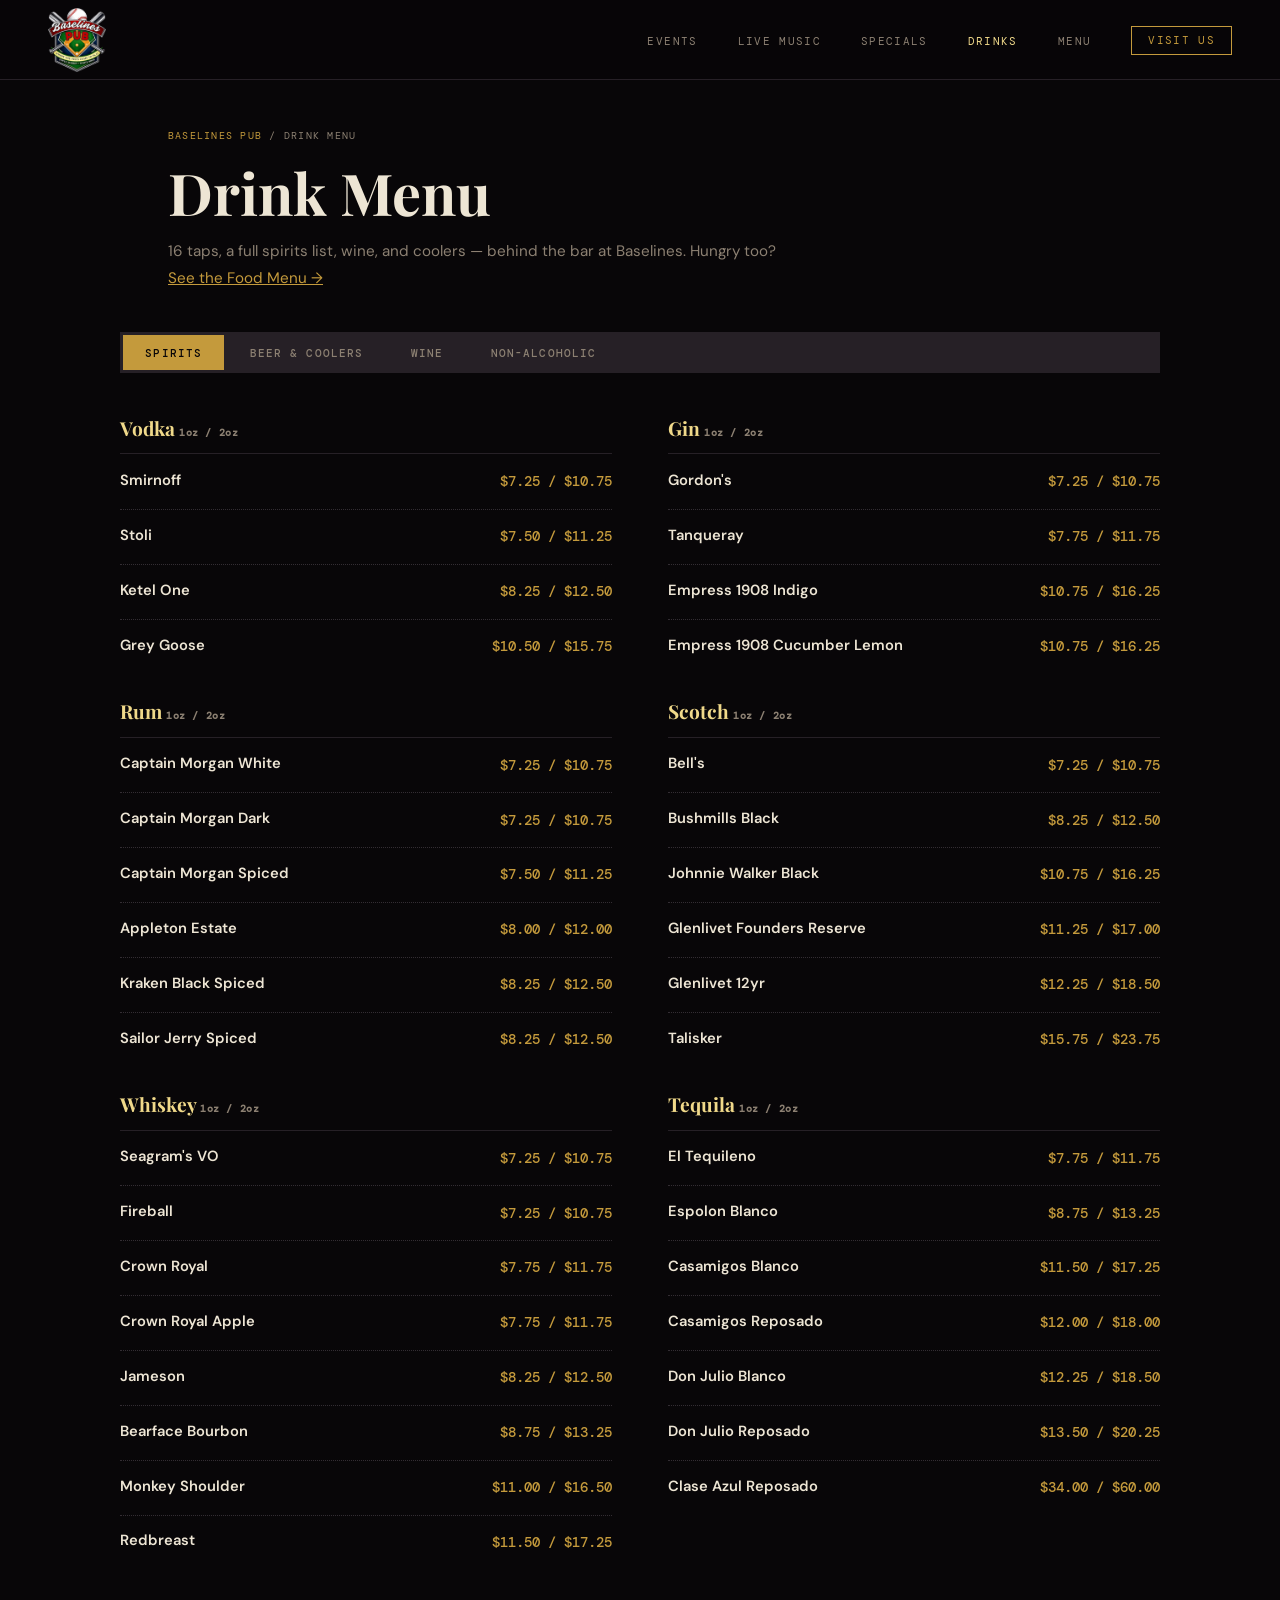
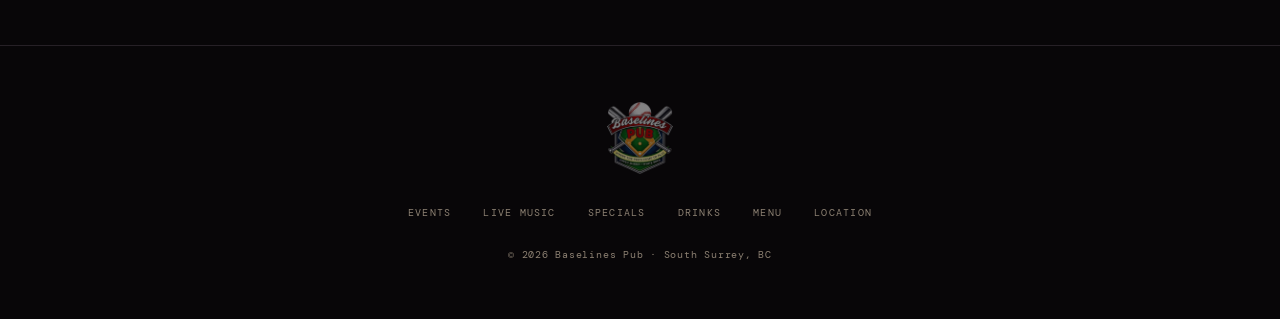
<file: drinks.html>
<!DOCTYPE html>
<html lang="en">
<head>
<meta charset="UTF-8">
<meta name="viewport" content="width=device-width, initial-scale=1.0">
<!-- Google tag (gtag.js) -->
<script async src="https://www.googletagmanager.com/gtag/js?id=G-E9HNW03XQZ"></script>
<script>
  window.dataLayer = window.dataLayer || [];
  function gtag(){dataLayer.push(arguments);}
  gtag('js', new Date());

  gtag('config', 'G-E9HNW03XQZ');
</script>
<title>Drink Menu — Baselines Pub</title>
<meta name="description" content="Full drink menu at Baselines Pub — spirits, 16 taps of craft and domestic beer, wine, and non-alcoholic options. South Surrey, BC.">
<link rel="preconnect" href="https://fonts.googleapis.com">
<link rel="preconnect" href="https://fonts.gstatic.com" crossorigin>
<link href="https://fonts.googleapis.com/css2?family=Playfair+Display:ital,wght@0,700;0,900;1,700&family=DM+Sans:wght@300;400;500;600&family=DM+Mono:wght@400;500&display=swap" rel="stylesheet">
<link rel="canonical" href="https://baselinespub.ca/drinks.html">
<link rel="icon" href="images/baselines-logo.png">
<link rel="apple-touch-icon" href="images/baselines-logo.png">
<meta name="theme-color" content="#080608">
<meta property="og:type" content="website">
<meta property="og:site_name" content="Baselines Pub">
<meta property="og:title" content="Drink Menu — Baselines Pub">
<meta property="og:description" content="Full drink menu at Baselines Pub — spirits, 16 taps of craft and domestic beer, wine, and non-alcoholic options. South Surrey, BC.">
<meta property="og:image" content="https://baselinespub.ca/images/wide_bar_shot.webp">
<meta property="og:url" content="https://baselinespub.ca/drinks.html">
<meta name="twitter:card" content="summary_large_image">
<meta name="twitter:title" content="Drink Menu — Baselines Pub">
<meta name="twitter:description" content="Full drink menu at Baselines Pub — spirits, 16 taps of craft and domestic beer, wine, and non-alcoholic options. South Surrey, BC.">
<meta name="twitter:image" content="https://baselinespub.ca/images/wide_bar_shot.webp">
<link rel="stylesheet" href="css/site.css">
</head>
<body>

<a href="#main" class="skip-link">Skip to main content</a>

<!-- NAV -->
<nav>
  <a href="index.html" class="nav-logo">
    <img src="images/baselines-logo.png" alt="Baselines Pub" decoding="async">
  </a>
  <button class="nav-toggle" id="navToggle" aria-label="Toggle menu" aria-expanded="false" aria-controls="navLinks">
    <span></span><span></span><span></span>
  </button>
  <ul class="nav-links" id="navLinks">
    <li><a href="index.html#events">Events</a></li>
    <li><a href="index.html#live-music">Live Music</a></li>
    <li><a href="index.html#specials">Specials</a></li>
    <li><a href="drinks.html" class="current">Drinks</a></li>
    <li><a href="menu.html">Menu</a></li>
    <li><a href="index.html#location" class="nav-cta">Visit Us</a></li>
  </ul>
</nav>

<main id="main">
<div class="page-header">
  <div class="crumb"><a href="index.html">Baselines Pub</a> / Drink Menu</div>
  <h1>Drink Menu</h1>
  <p>16 taps, a full spirits list, wine, and coolers — behind the bar at Baselines. Hungry too? <a href="menu.html" style="color:var(--gold);">See the Food Menu →</a></p>
</div>

<section id="drinks-page" style="padding-top:0;">
  <div class="menu-tabs" role="tablist" aria-label="Drink category">
    <button class="menu-tab active" id="tab-drink-spirits" role="tab" aria-selected="true" aria-controls="drink-spirits" data-drink="spirits">Spirits</button>
    <button class="menu-tab" id="tab-drink-beer" role="tab" aria-selected="false" aria-controls="drink-beer" data-drink="beer">Beer &amp; Coolers</button>
    <button class="menu-tab" id="tab-drink-wine" role="tab" aria-selected="false" aria-controls="drink-wine" data-drink="wine">Wine</button>
    <button class="menu-tab" id="tab-drink-nonalc" role="tab" aria-selected="false" aria-controls="drink-nonalc" data-drink="nonalc">Non-Alcoholic</button>
  </div>

  <div class="menu-section active" id="drink-spirits" role="tabpanel" aria-labelledby="tab-drink-spirits">
    <div class="menu-cat"><h3 class="menu-cat-title">Vodka <span style="color:var(--muted);font-family:'DM Mono',monospace;font-size:0.62rem;letter-spacing:0.06em;text-transform:none;">1oz / 2oz</span></h3><div class="menu-items">
      <div class="menu-item"><div><div class="mi-name">Smirnoff</div></div><div class="mi-price">$7.25 / $10.75</div></div>
      <div class="menu-item"><div><div class="mi-name">Stoli</div></div><div class="mi-price">$7.50 / $11.25</div></div>
      <div class="menu-item"><div><div class="mi-name">Ketel One</div></div><div class="mi-price">$8.25 / $12.50</div></div>
      <div class="menu-item"><div><div class="mi-name">Grey Goose</div></div><div class="mi-price">$10.50 / $15.75</div></div>
    </div></div>
    <div class="menu-cat"><h3 class="menu-cat-title">Rum <span style="color:var(--muted);font-family:'DM Mono',monospace;font-size:0.62rem;letter-spacing:0.06em;text-transform:none;">1oz / 2oz</span></h3><div class="menu-items">
      <div class="menu-item"><div><div class="mi-name">Captain Morgan White</div></div><div class="mi-price">$7.25 / $10.75</div></div>
      <div class="menu-item"><div><div class="mi-name">Captain Morgan Dark</div></div><div class="mi-price">$7.25 / $10.75</div></div>
      <div class="menu-item"><div><div class="mi-name">Captain Morgan Spiced</div></div><div class="mi-price">$7.50 / $11.25</div></div>
      <div class="menu-item"><div><div class="mi-name">Appleton Estate</div></div><div class="mi-price">$8.00 / $12.00</div></div>
      <div class="menu-item"><div><div class="mi-name">Kraken Black Spiced</div></div><div class="mi-price">$8.25 / $12.50</div></div>
      <div class="menu-item"><div><div class="mi-name">Sailor Jerry Spiced</div></div><div class="mi-price">$8.25 / $12.50</div></div>
    </div></div>
    <div class="menu-cat"><h3 class="menu-cat-title">Whiskey <span style="color:var(--muted);font-family:'DM Mono',monospace;font-size:0.62rem;letter-spacing:0.06em;text-transform:none;">1oz / 2oz</span></h3><div class="menu-items">
      <div class="menu-item"><div><div class="mi-name">Seagram's VO</div></div><div class="mi-price">$7.25 / $10.75</div></div>
      <div class="menu-item"><div><div class="mi-name">Fireball</div></div><div class="mi-price">$7.25 / $10.75</div></div>
      <div class="menu-item"><div><div class="mi-name">Crown Royal</div></div><div class="mi-price">$7.75 / $11.75</div></div>
      <div class="menu-item"><div><div class="mi-name">Crown Royal Apple</div></div><div class="mi-price">$7.75 / $11.75</div></div>
      <div class="menu-item"><div><div class="mi-name">Jameson</div></div><div class="mi-price">$8.25 / $12.50</div></div>
      <div class="menu-item"><div><div class="mi-name">Bearface Bourbon</div></div><div class="mi-price">$8.75 / $13.25</div></div>
      <div class="menu-item"><div><div class="mi-name">Monkey Shoulder</div></div><div class="mi-price">$11.00 / $16.50</div></div>
      <div class="menu-item"><div><div class="mi-name">Redbreast</div></div><div class="mi-price">$11.50 / $17.25</div></div>
    </div></div>
    <div class="menu-cat"><h3 class="menu-cat-title">Gin <span style="color:var(--muted);font-family:'DM Mono',monospace;font-size:0.62rem;letter-spacing:0.06em;text-transform:none;">1oz / 2oz</span></h3><div class="menu-items">
      <div class="menu-item"><div><div class="mi-name">Gordon's</div></div><div class="mi-price">$7.25 / $10.75</div></div>
      <div class="menu-item"><div><div class="mi-name">Tanqueray</div></div><div class="mi-price">$7.75 / $11.75</div></div>
      <div class="menu-item"><div><div class="mi-name">Empress 1908 Indigo</div></div><div class="mi-price">$10.75 / $16.25</div></div>
      <div class="menu-item"><div><div class="mi-name">Empress 1908 Cucumber Lemon</div></div><div class="mi-price">$10.75 / $16.25</div></div>
    </div></div>
    <div class="menu-cat"><h3 class="menu-cat-title">Scotch <span style="color:var(--muted);font-family:'DM Mono',monospace;font-size:0.62rem;letter-spacing:0.06em;text-transform:none;">1oz / 2oz</span></h3><div class="menu-items">
      <div class="menu-item"><div><div class="mi-name">Bell's</div></div><div class="mi-price">$7.25 / $10.75</div></div>
      <div class="menu-item"><div><div class="mi-name">Bushmills Black</div></div><div class="mi-price">$8.25 / $12.50</div></div>
      <div class="menu-item"><div><div class="mi-name">Johnnie Walker Black</div></div><div class="mi-price">$10.75 / $16.25</div></div>
      <div class="menu-item"><div><div class="mi-name">Glenlivet Founders Reserve</div></div><div class="mi-price">$11.25 / $17.00</div></div>
      <div class="menu-item"><div><div class="mi-name">Glenlivet 12yr</div></div><div class="mi-price">$12.25 / $18.50</div></div>
      <div class="menu-item"><div><div class="mi-name">Talisker</div></div><div class="mi-price">$15.75 / $23.75</div></div>
    </div></div>
    <div class="menu-cat"><h3 class="menu-cat-title">Tequila <span style="color:var(--muted);font-family:'DM Mono',monospace;font-size:0.62rem;letter-spacing:0.06em;text-transform:none;">1oz / 2oz</span></h3><div class="menu-items">
      <div class="menu-item"><div><div class="mi-name">El Tequileno</div></div><div class="mi-price">$7.75 / $11.75</div></div>
      <div class="menu-item"><div><div class="mi-name">Espolon Blanco</div></div><div class="mi-price">$8.75 / $13.25</div></div>
      <div class="menu-item"><div><div class="mi-name">Casamigos Blanco</div></div><div class="mi-price">$11.50 / $17.25</div></div>
      <div class="menu-item"><div><div class="mi-name">Casamigos Reposado</div></div><div class="mi-price">$12.00 / $18.00</div></div>
      <div class="menu-item"><div><div class="mi-name">Don Julio Blanco</div></div><div class="mi-price">$12.25 / $18.50</div></div>
      <div class="menu-item"><div><div class="mi-name">Don Julio Reposado</div></div><div class="mi-price">$13.50 / $20.25</div></div>
      <div class="menu-item"><div><div class="mi-name">Clase Azul Reposado</div></div><div class="mi-price">$34.00 / $60.00</div></div>
    </div></div>
  </div>

  <div class="menu-section" id="drink-beer" role="tabpanel" aria-labelledby="tab-drink-beer">
    <div class="menu-cat"><h3 class="menu-cat-title">Bottled Beer <span style="color:var(--muted);font-family:'DM Mono',monospace;font-size:0.62rem;letter-spacing:0.06em;text-transform:none;">341mL</span></h3><div class="menu-items">
      <div class="menu-item"><div><div class="mi-name">Canadian</div></div><div class="mi-price">$7.00</div></div>
      <div class="menu-item"><div><div class="mi-name">Coors Light</div></div><div class="mi-price">$7.00</div></div>
      <div class="menu-item"><div><div class="mi-name">Kokanee</div></div><div class="mi-price">$7.00</div></div>
      <div class="menu-item"><div><div class="mi-name">Budweiser</div></div><div class="mi-price">$7.00</div></div>
      <div class="menu-item"><div><div class="mi-name">Bud Light</div></div><div class="mi-price">$7.00</div></div>
      <div class="menu-item"><div><div class="mi-name">Miller Lite</div></div><div class="mi-price">$7.00</div></div>
      <div class="menu-item"><div><div class="mi-name">Corona</div></div><div class="mi-price">$7.25</div></div>
      <div class="menu-item"><div><div class="mi-name">MGD</div></div><div class="mi-price">$7.50</div></div>
      <div class="menu-item"><div><div class="mi-name">Sleeman's Honey Brown</div></div><div class="mi-price">$7.50</div></div>
      <div class="menu-item"><div><div class="mi-name">Heineken</div><div class="mi-desc">330mL</div></div><div class="mi-price">$7.50</div></div>
      <div class="menu-item"><div><div class="mi-name">Stella Artois</div></div><div class="mi-price">$7.50</div></div>
      <div class="menu-item"><div><div class="mi-name">Michelob Ultra</div></div><div class="mi-price">$7.50</div></div>
    </div></div>
    <div class="menu-cat"><h3 class="menu-cat-title">Tall Cans <span style="color:var(--muted);font-family:'DM Mono',monospace;font-size:0.62rem;letter-spacing:0.06em;text-transform:none;">473mL</span></h3><div class="menu-items">
      <div class="menu-item"><div><div class="mi-name">Pilsner</div></div><div class="mi-price">$7.25</div></div>
      <div class="menu-item"><div><div class="mi-name">Coors Original</div></div><div class="mi-price">$7.50</div></div>
    </div></div>
    <div class="menu-cat"><h3 class="menu-cat-title">On Tap <span style="color:var(--muted);font-family:'DM Mono',monospace;font-size:0.62rem;letter-spacing:0.06em;text-transform:none;">20oz Pint / 60oz Jug</span></h3><div class="menu-items">
      <div class="menu-item"><div><div class="mi-name">Pilsner</div></div><div class="mi-price">$7.25 / $21.00</div></div>
      <div class="menu-item"><div><div class="mi-name">Canadian</div></div><div class="mi-price">$7.50 / $21.75</div></div>
      <div class="menu-item"><div><div class="mi-name">Coors Light</div></div><div class="mi-price">$7.50 / $21.75</div></div>
      <div class="menu-item"><div><div class="mi-name">Granville Island Cypress Honey Lager</div></div><div class="mi-price">$7.75 / $22.50</div></div>
      <div class="menu-item"><div><div class="mi-name">Rickard's Red</div></div><div class="mi-price">$7.75 / $22.50</div></div>
      <div class="menu-item"><div><div class="mi-name">Blue Moon</div></div><div class="mi-price">$8.00 / $23.25</div></div>
      <div class="menu-item"><div><div class="mi-name">Heineken</div></div><div class="mi-price">$8.75 / $25.50</div></div>
      <div class="menu-item"><div><div class="mi-name">Howe Sound Hazy Daze IPA</div></div><div class="mi-price">$8.75 / $25.50</div></div>
      <div class="menu-item"><div><div class="mi-name">Fat Tug IPA</div></div><div class="mi-price">$8.75 / $25.50</div></div>
      <div class="menu-item"><div><div class="mi-name">Phillips Blue Buck</div></div><div class="mi-price">$8.75 / $25.50</div></div>
      <div class="menu-item"><div><div class="mi-name">Strongbow</div><div class="mi-desc">Pint only</div></div><div class="mi-price">$8.00</div></div>
      <div class="menu-item"><div><div class="mi-name">Guinness</div><div class="mi-desc">Pint only</div></div><div class="mi-price">$9.25</div></div>
      <div class="menu-item"><div><div class="mi-name">Rotating Taps</div><div class="mi-desc">Ask your server what's pouring today</div></div><div class="mi-price">—</div></div>
    </div></div>
    <div class="menu-cat"><h3 class="menu-cat-title">Ciders &amp; Coolers <span style="color:var(--muted);font-family:'DM Mono',monospace;font-size:0.62rem;letter-spacing:0.06em;text-transform:none;">355mL</span></h3><div class="menu-items">
      <div class="menu-item"><div><div class="mi-name">Growers</div><div class="mi-desc">Peach or Pear</div></div><div class="mi-price">$7.00</div></div>
      <div class="menu-item"><div><div class="mi-name">Hey Y'all</div></div><div class="mi-price">$7.25</div></div>
      <div class="menu-item"><div><div class="mi-name">Nutrl</div><div class="mi-desc">Grape or Grapefruit</div></div><div class="mi-price">$7.25</div></div>
      <div class="menu-item"><div><div class="mi-name">Happy Dad</div><div class="mi-desc">Grape, Fruit Punch, or Raspberry</div></div><div class="mi-price">$7.25</div></div>
      <div class="menu-item"><div><div class="mi-name">White Claw</div><div class="mi-desc">Lime, Mango, or Black Cherry</div></div><div class="mi-price">$7.50</div></div>
      <div class="menu-item"><div><div class="mi-name">Smirnoff Ice</div><div class="mi-desc">330mL</div></div><div class="mi-price">$7.50</div></div>
    </div></div>
  </div>

  <div class="menu-section" id="drink-wine" role="tabpanel" aria-labelledby="tab-drink-wine">
    <div class="menu-cat"><h3 class="menu-cat-title">Reds <span style="color:var(--muted);font-family:'DM Mono',monospace;font-size:0.62rem;letter-spacing:0.06em;text-transform:none;">6oz / 9oz / ½L / Btl</span></h3><div class="menu-items">
      <div class="menu-item"><div><div class="mi-name">Jackson Triggs Merlot</div></div><div class="mi-price">$6.25 / $9.25 / $16.00</div></div>
      <div class="menu-item"><div><div class="mi-name">Murray Banks Cab Sauv</div></div><div class="mi-price">$7.00 / $10.00 / $17.50 / $26.00</div></div>
      <div class="menu-item"><div><div class="mi-name">Bin 555 Shiraz</div></div><div class="mi-price">$8.00 / $11.00 / $19.50 / $29.00</div></div>
      <div class="menu-item"><div><div class="mi-name">Woodwork Cab Sauv</div><div class="mi-desc">Bottle only</div></div><div class="mi-price">$32.00</div></div>
      <div class="menu-item"><div><div class="mi-name">1884 Malbec</div><div class="mi-desc">Bottle only</div></div><div class="mi-price">$38.00</div></div>
    </div></div>
    <div class="menu-cat"><h3 class="menu-cat-title">Whites <span style="color:var(--muted);font-family:'DM Mono',monospace;font-size:0.62rem;letter-spacing:0.06em;text-transform:none;">6oz / 9oz / ½L / Btl</span></h3><div class="menu-items">
      <div class="menu-item"><div><div class="mi-name">Jackson Triggs Sauv Blanc</div></div><div class="mi-price">$6.25 / $9.25 / $16.00</div></div>
      <div class="menu-item"><div><div class="mi-name">Hardys Riesling Gewürztraminer</div></div><div class="mi-price">$7.25 / $10.25 / $18.00 / $27.00</div></div>
      <div class="menu-item"><div><div class="mi-name">Yellowtail Chardonnay</div></div><div class="mi-price">$7.25 / $10.25 / $18.00 / $27.00</div></div>
      <div class="menu-item"><div><div class="mi-name">Tempus Two Pinot Grigio</div></div><div class="mi-price">$7.75 / $10.75 / $19.00 / $28.50</div></div>
      <div class="menu-item"><div><div class="mi-name">Kim Crawford Sauv Blanc</div><div class="mi-desc">Bottle only</div></div><div class="mi-price">$38.00</div></div>
    </div></div>
    <div class="menu-cat"><h3 class="menu-cat-title">Sparkling <span style="color:var(--muted);font-family:'DM Mono',monospace;font-size:0.62rem;letter-spacing:0.06em;text-transform:none;">200mL</span></h3><div class="menu-items">
      <div class="menu-item"><div><div class="mi-name">Henkell</div></div><div class="mi-price">$10.00</div></div>
    </div></div>
    <div class="menu-note">Wine Wednesday: $5.50 house wine (6oz) &middot; $5 off any 750mL bottle.</div>
  </div>

  <div class="menu-section" id="drink-nonalc" role="tabpanel" aria-labelledby="tab-drink-nonalc">
    <div class="menu-cat"><h3 class="menu-cat-title">Non-Alcoholic</h3><div class="menu-items">
      <div class="menu-item"><div><div class="mi-name">Budweiser Zero</div></div><div class="mi-price">$5.25</div></div>
      <div class="menu-item"><div><div class="mi-name">Heineken 0.0</div></div><div class="mi-price">$5.25</div></div>
      <div class="menu-item"><div><div class="mi-name">Corona 0.0</div></div><div class="mi-price">$5.25</div></div>
      <div class="menu-item"><div><div class="mi-name">Guinness 0</div></div><div class="mi-price">$7.00</div></div>
      <div class="menu-item"><div><div class="mi-name">Ole</div><div class="mi-desc">Assorted flavours</div></div><div class="mi-price">$5.25</div></div>
    </div></div>
  </div>

</section>
</main>

<!-- FOOTER -->
<footer>
  <img src="images/baselines-logo.png" alt="Baselines Pub" loading="lazy" decoding="async">
  <ul class="footer-links">
    <li><a href="index.html#events">Events</a></li>
    <li><a href="index.html#live-music">Live Music</a></li>
    <li><a href="index.html#specials">Specials</a></li>
    <li><a href="drinks.html">Drinks</a></li>
    <li><a href="menu.html">Menu</a></li>
    <li><a href="index.html#location">Location</a></li>
  </ul>
  <div class="footer-copy">© <span id="copyYear">2026</span> Baselines Pub · South Surrey, BC</div>
</footer>

<script>
const navToggle = document.getElementById('navToggle');
const navLinks = document.getElementById('navLinks');
function closeNav(){
  navToggle.classList.remove('active');
  navLinks.classList.remove('open');
  navToggle.setAttribute('aria-expanded','false');
  document.body.classList.remove('nav-open');
}
function openNav(){
  navToggle.classList.add('active');
  navLinks.classList.add('open');
  navToggle.setAttribute('aria-expanded','true');
  document.body.classList.add('nav-open');
}
navToggle.addEventListener('click', () => {
  navLinks.classList.contains('open') ? closeNav() : openNav();
});
navLinks.querySelectorAll('a').forEach(a => a.addEventListener('click', closeNav));
window.addEventListener('resize', () => { if(window.innerWidth > 900) closeNav(); });
document.getElementById('copyYear').textContent = new Date().getFullYear();

const drinkTabs = document.querySelectorAll('.menu-tab');
const drinkSections = document.querySelectorAll('.menu-section');
drinkTabs.forEach(tab => {
  tab.addEventListener('click', () => {
    drinkTabs.forEach(t => { t.classList.remove('active'); t.setAttribute('aria-selected','false'); });
    drinkSections.forEach(s => s.classList.remove('active'));
    tab.classList.add('active');
    tab.setAttribute('aria-selected','true');
    document.getElementById(`drink-${tab.dataset.drink}`).classList.add('active');
  });
});
</script>
</body>
</html>
</file>
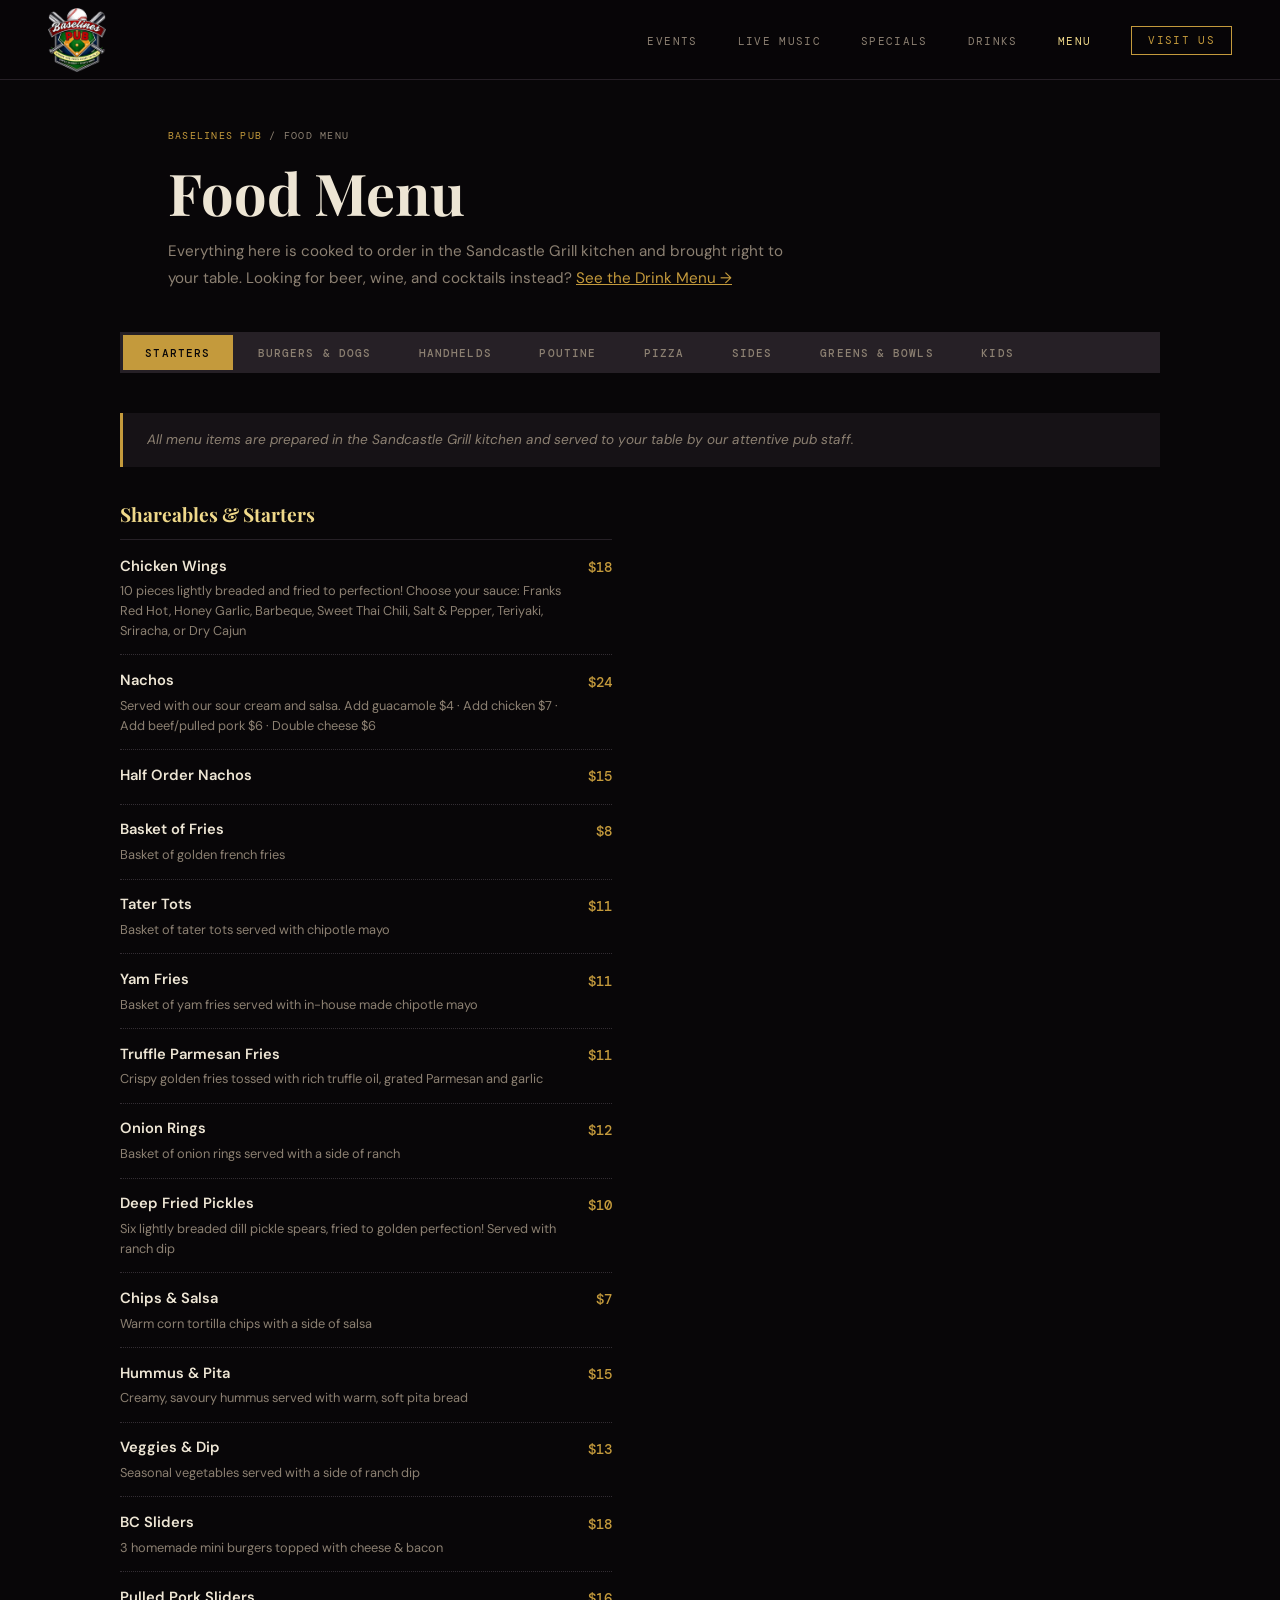
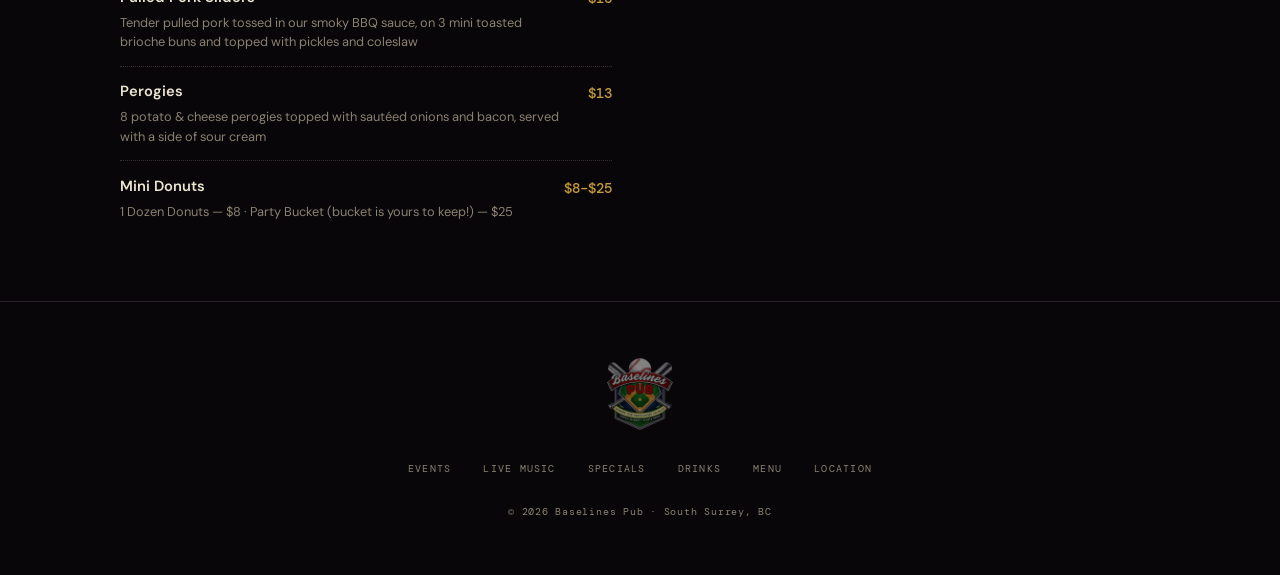
<file: menu.html>
<!DOCTYPE html>
<html lang="en">
<head>
<meta charset="UTF-8">
<meta name="viewport" content="width=device-width, initial-scale=1.0">
<!-- Google tag (gtag.js) -->
<script async src="https://www.googletagmanager.com/gtag/js?id=G-E9HNW03XQZ"></script>
<script>
  window.dataLayer = window.dataLayer || [];
  function gtag(){dataLayer.push(arguments);}
  gtag('js', new Date());

  gtag('config', 'G-E9HNW03XQZ');
</script>
<title>Food Menu — Baselines Pub</title>
<meta name="description" content="Full food menu at Baselines Pub — starters, burgers, handhelds, poutine, pizza, sides, greens, and a kids menu. South Surrey, BC.">
<link rel="preconnect" href="https://fonts.googleapis.com">
<link rel="preconnect" href="https://fonts.gstatic.com" crossorigin>
<link href="https://fonts.googleapis.com/css2?family=Playfair+Display:ital,wght@0,700;0,900;1,700&family=DM+Sans:wght@300;400;500;600&family=DM+Mono:wght@400;500&display=swap" rel="stylesheet">
<link rel="canonical" href="https://baselinespub.ca/menu.html">
<link rel="icon" href="images/baselines-logo.png">
<link rel="apple-touch-icon" href="images/baselines-logo.png">
<meta name="theme-color" content="#080608">
<meta property="og:type" content="website">
<meta property="og:site_name" content="Baselines Pub">
<meta property="og:title" content="Food Menu — Baselines Pub">
<meta property="og:description" content="Full food menu at Baselines Pub — starters, burgers, handhelds, poutine, pizza, sides, greens, and a kids menu. South Surrey, BC.">
<meta property="og:image" content="https://baselinespub.ca/images/wide_bar_shot.webp">
<meta property="og:url" content="https://baselinespub.ca/menu.html">
<meta name="twitter:card" content="summary_large_image">
<meta name="twitter:title" content="Food Menu — Baselines Pub">
<meta name="twitter:description" content="Full food menu at Baselines Pub — starters, burgers, handhelds, poutine, pizza, sides, greens, and a kids menu. South Surrey, BC.">
<meta name="twitter:image" content="https://baselinespub.ca/images/wide_bar_shot.webp">
<link rel="stylesheet" href="css/site.css">
</head>
<body>

<a href="#main" class="skip-link">Skip to main content</a>

<!-- NAV -->
<nav>
  <a href="index.html" class="nav-logo">
    <img src="images/baselines-logo.png" alt="Baselines Pub" decoding="async">
  </a>
  <button class="nav-toggle" id="navToggle" aria-label="Toggle menu" aria-expanded="false" aria-controls="navLinks">
    <span></span><span></span><span></span>
  </button>
  <ul class="nav-links" id="navLinks">
    <li><a href="index.html#events">Events</a></li>
    <li><a href="index.html#live-music">Live Music</a></li>
    <li><a href="index.html#specials">Specials</a></li>
    <li><a href="drinks.html">Drinks</a></li>
    <li><a href="menu.html" class="current">Menu</a></li>
    <li><a href="index.html#location" class="nav-cta">Visit Us</a></li>
  </ul>
</nav>

<main id="main">
<div class="page-header">
  <div class="crumb"><a href="index.html">Baselines Pub</a> / Food Menu</div>
  <h1>Food Menu</h1>
  <p>Everything here is cooked to order in the Sandcastle Grill kitchen and brought right to your table. Looking for beer, wine, and cocktails instead? <a href="drinks.html" style="color:var(--gold);">See the Drink Menu →</a></p>
</div>

<section id="menu-page" style="padding-top:0;">
  <div class="menu-tabs" role="tablist" aria-label="Menu category">
    <button class="menu-tab active" id="tab-menu-apps" role="tab" aria-selected="true" aria-controls="menu-apps" data-menu="apps">Starters</button>
    <button class="menu-tab" id="tab-menu-burgers" role="tab" aria-selected="false" aria-controls="menu-burgers" data-menu="burgers">Burgers & Dogs</button>
    <button class="menu-tab" id="tab-menu-mains" role="tab" aria-selected="false" aria-controls="menu-mains" data-menu="mains">Handhelds</button>
    <button class="menu-tab" id="tab-menu-poutine" role="tab" aria-selected="false" aria-controls="menu-poutine" data-menu="poutine">Poutine</button>
    <button class="menu-tab" id="tab-menu-pizza" role="tab" aria-selected="false" aria-controls="menu-pizza" data-menu="pizza">Pizza</button>
    <button class="menu-tab" id="tab-menu-sides" role="tab" aria-selected="false" aria-controls="menu-sides" data-menu="sides">Sides</button>
    <button class="menu-tab" id="tab-menu-greens" role="tab" aria-selected="false" aria-controls="menu-greens" data-menu="greens">Greens & Bowls</button>
    <button class="menu-tab" id="tab-menu-kids" role="tab" aria-selected="false" aria-controls="menu-kids" data-menu="kids">Kids</button>
  </div>

  <div class="menu-section active" id="menu-apps" role="tabpanel" aria-labelledby="tab-menu-apps">
    <div class="menu-note">All menu items are prepared in the Sandcastle Grill kitchen and served to your table by our attentive pub staff.</div>
    <div class="menu-cat"><h3 class="menu-cat-title">Shareables & Starters</h3><div class="menu-items">
      <div class="menu-item"><div><div class="mi-name">Chicken Wings</div><div class="mi-desc">10 pieces lightly breaded and fried to perfection! Choose your sauce: Franks Red Hot, Honey Garlic, Barbeque, Sweet Thai Chili, Salt & Pepper, Teriyaki, Sriracha, or Dry Cajun</div></div><div class="mi-price">$18</div></div>
      <div class="menu-item"><div><div class="mi-name">Nachos</div><div class="mi-desc">Served with our sour cream and salsa. Add guacamole $4 · Add chicken $7 · Add beef/pulled pork $6 · Double cheese $6</div></div><div class="mi-price">$24</div></div>
      <div class="menu-item"><div><div class="mi-name">Half Order Nachos</div></div><div class="mi-price">$15</div></div>
      <div class="menu-item"><div><div class="mi-name">Basket of Fries</div><div class="mi-desc">Basket of golden french fries</div></div><div class="mi-price">$8</div></div>
      <div class="menu-item"><div><div class="mi-name">Tater Tots</div><div class="mi-desc">Basket of tater tots served with chipotle mayo</div></div><div class="mi-price">$11</div></div>
      <div class="menu-item"><div><div class="mi-name">Yam Fries</div><div class="mi-desc">Basket of yam fries served with in-house made chipotle mayo</div></div><div class="mi-price">$11</div></div>
      <div class="menu-item"><div><div class="mi-name">Truffle Parmesan Fries</div><div class="mi-desc">Crispy golden fries tossed with rich truffle oil, grated Parmesan and garlic</div></div><div class="mi-price">$11</div></div>
      <div class="menu-item"><div><div class="mi-name">Onion Rings</div><div class="mi-desc">Basket of onion rings served with a side of ranch</div></div><div class="mi-price">$12</div></div>
      <div class="menu-item"><div><div class="mi-name">Deep Fried Pickles</div><div class="mi-desc">Six lightly breaded dill pickle spears, fried to golden perfection! Served with ranch dip</div></div><div class="mi-price">$10</div></div>
      <div class="menu-item"><div><div class="mi-name">Chips & Salsa</div><div class="mi-desc">Warm corn tortilla chips with a side of salsa</div></div><div class="mi-price">$7</div></div>
      <div class="menu-item"><div><div class="mi-name">Hummus & Pita</div><div class="mi-desc">Creamy, savoury hummus served with warm, soft pita bread</div></div><div class="mi-price">$15</div></div>
      <div class="menu-item"><div><div class="mi-name">Veggies & Dip</div><div class="mi-desc">Seasonal vegetables served with a side of ranch dip</div></div><div class="mi-price">$13</div></div>
      <div class="menu-item"><div><div class="mi-name">BC Sliders</div><div class="mi-desc">3 homemade mini burgers topped with cheese & bacon</div></div><div class="mi-price">$18</div></div>
      <div class="menu-item"><div><div class="mi-name">Pulled Pork Sliders</div><div class="mi-desc">Tender pulled pork tossed in our smoky BBQ sauce, on 3 mini toasted brioche buns and topped with pickles and coleslaw</div></div><div class="mi-price">$16</div></div>
      <div class="menu-item"><div><div class="mi-name">Perogies</div><div class="mi-desc">8 potato & cheese perogies topped with sautéed onions and bacon, served with a side of sour cream</div></div><div class="mi-price">$13</div></div>
      <div class="menu-item"><div><div class="mi-name">Mini Donuts</div><div class="mi-desc">1 Dozen Donuts — $8 · Party Bucket (bucket is yours to keep!) — $25</div></div><div class="mi-price">$8–$25</div></div>
    </div></div>
  </div>

  <div class="menu-section" id="menu-burgers" role="tabpanel" aria-labelledby="tab-menu-burgers">
    <div class="menu-note">All burgers and hot dogs come with your choice of side! Smash patties are made with 3oz fresh ground beef smashed flat into burger shape — simple, like it should be.</div>
    <div class="menu-cat"><h3 class="menu-cat-title">Burgers & Dogs</h3><div class="menu-items">
      <div class="menu-item"><div><div class="mi-name">Canadian Hot Dog</div><div class="mi-desc">Bacon, sautéed onions, cheese</div></div><div class="mi-price">$12</div></div>
      <div class="menu-item"><div><div class="mi-name">Ballpark Hot Dog</div><div class="mi-desc">Ketchup, mustard, relish, raw onions</div></div><div class="mi-price">$12</div></div>
      <div class="menu-item"><div><div class="mi-name">The O.G. SMASHBurger</div><div class="mi-desc">The original prototype — 2 smash patties with cheese, mustard, onion, pickle & mayo</div></div><div class="mi-price">$18</div></div>
      <div class="menu-item"><div><div class="mi-name">Oink & Moo SMASHBurger</div><div class="mi-desc">As the name implies — 2 smash patties with cheese, bacon, lettuce, tomato, pickle, onion, mayo & 1000 Island dressing</div></div><div class="mi-price">$19</div></div>
      <div class="menu-item"><div><div class="mi-name">The Backyard BBQ SMASHburger</div><div class="mi-desc">2 smash patties with mozzarella, bacon, mushrooms, jalapeños, BBQ sauce and mayo</div></div><div class="mi-price">$19</div></div>
      <div class="menu-item"><div><div class="mi-name">The CASTLE SMASHBurger</div><div class="mi-desc">Our signature burger — 2 smash patties with mozza and cheddar cheese, sautéed mushrooms and onions, bacon, mayo & mustard</div></div><div class="mi-price">$20</div></div>
    </div></div>
  </div>

  <div class="menu-section" id="menu-mains" role="tabpanel" aria-labelledby="tab-menu-mains">
    <div class="menu-note">Most handhelds come with your choice of a side!</div>
    <div class="menu-cat"><h3 class="menu-cat-title">Handhelds</h3><div class="menu-items">
      <div class="menu-item"><div><div class="mi-name">Chicken Tenders</div><div class="mi-desc">Served with your choice of side and dipping sauce</div></div><div class="mi-price">$17</div></div>
      <div class="menu-item"><div><div class="mi-name">Hummus Garden Wrap</div><div class="mi-desc">A soft tortilla filled with creamy hummus, crisp lettuce, fresh cucumbers, carrots and tomatoes. Add crispy chicken $5</div></div><div class="mi-price">$13</div></div>
      <div class="menu-item"><div><div class="mi-name">Buffalo Chicken Wrap</div><div class="mi-desc">Chicken tenders tossed in hot sauce with lettuce, tomato, green onion, cheese & ranch</div></div><div class="mi-price">$16</div></div>
      <div class="menu-item"><div><div class="mi-name">Chicken Caesar Wrap</div><div class="mi-desc">Shredded chicken with romaine lettuce, parmesan cheese & Caesar dressing</div></div><div class="mi-price">$16</div></div>
      <div class="menu-item"><div><div class="mi-name">Breakfast Wrap (Wrap Only)</div><div class="mi-desc">A fully loaded breakfast favourite! Two scrambled eggs, bacon, sausage, tater tots & Sriracha sauce. No side included.</div></div><div class="mi-price">$16</div></div>
      <div class="menu-item"><div><div class="mi-name">Breakfast Sandwich</div><div class="mi-desc">Your choice of bacon or sausage with a fried egg, cheese & mayo. Served with tater tots and a side of chipotle mayo</div></div><div class="mi-price">$14</div></div>
      <div class="menu-item"><div><div class="mi-name">Quesadilla</div><div class="mi-desc">Shredded chicken, pulled pork or beef, tomato, green onion, black olives & cheese served with sour cream and salsa</div></div><div class="mi-price">$17</div></div>
      <div class="menu-item"><div><div class="mi-name">BLT</div><div class="mi-desc">A classic with bacon, lettuce & tomato on your choice of sourdough or multigrain</div></div><div class="mi-price">$15</div></div>
      <div class="menu-item"><div><div class="mi-name">The Castle Reuben</div><div class="mi-desc">Pastrami layered with melted mozzarella, tangy mustard, pickle and sauerkraut on grilled marbled rye</div></div><div class="mi-price">$17</div></div>
      <div class="menu-item"><div><div class="mi-name">Pulled Pork Sandwich</div><div class="mi-desc">Tender pulled pork tossed in our smoky BBQ sauce, and topped with crisp coleslaw on a brioche bun with mustard</div></div><div class="mi-price">$17</div></div>
      <div class="menu-item"><div><div class="mi-name">Crispy Chicken Sandwich</div><div class="mi-desc">Choose Original (honey mustard) or Spicy (chipotle mayo) — both come with tomato, lettuce, pickles and cheese</div></div><div class="mi-price">$18</div></div>
      <div class="menu-item"><div><div class="mi-name">French Dip</div><div class="mi-desc">Roast beef & mozzarella stacked on a panini bun with horseradish aioli & au jus</div></div><div class="mi-price">$19</div></div>
    </div></div>
  </div>

  <div class="menu-section" id="menu-poutine" role="tabpanel" aria-labelledby="tab-menu-poutine">
    <div class="menu-note">All poutines can be made with your choice of tater tots or french fries!</div>
    <div class="menu-cat"><h3 class="menu-cat-title">Poutine Project</h3><div class="menu-items">
      <div class="menu-item"><div><div class="mi-name">The Routine Poutine</div><div class="mi-desc">Fries, gravy & cheese curds</div></div><div class="mi-price">$13</div></div>
      <div class="menu-item"><div><div class="mi-name">The Hot Totty Poutine</div><div class="mi-desc">Tater tots, gravy & cheese curds</div></div><div class="mi-price">$13</div></div>
      <div class="menu-item"><div><div class="mi-name">The Baked Potato Poutine</div><div class="mi-desc">Green onion, bacon bits & sour cream, gravy & cheese curds</div></div><div class="mi-price">$16</div></div>
      <div class="menu-item"><div><div class="mi-name">The Eggs & Bakey Poutine</div><div class="mi-desc">Bacon bits, cheese curds, gravy and two sunny side up eggs</div></div><div class="mi-price">$16</div></div>
      <div class="menu-item"><div><div class="mi-name">The 3 Little Pigs Poutine</div><div class="mi-desc">Pepperoni, bacon, & pork crumble, gravy & cheese curds</div></div><div class="mi-price">$18</div></div>
      <div class="menu-item"><div><div class="mi-name">Pulled Pork Poutine</div><div class="mi-desc">Seasoned and sauced pulled pork, cheese curds and gravy</div></div><div class="mi-price">$18</div></div>
    </div></div>
  </div>

  <div class="menu-section" id="menu-pizza" role="tabpanel" aria-labelledby="tab-menu-pizza">
    <div class="menu-note">Classic (C) Pizzas — Small 10" $20 · Large 14" $28. Signature (S) Pizzas — Small 10" $24 · Large 14" $32.</div>
    <div class="menu-cat"><h3 class="menu-cat-title">Pizzas</h3><div class="menu-items">
      <div class="menu-item"><div><div class="mi-name">Pepperoni <span style="color:var(--gold);font-family:'DM Mono',monospace;font-size:0.65rem;letter-spacing:0.08em;">(C)</span></div><div class="mi-desc">Pepperoni & mozzarella</div></div><div class="mi-price">10" $20 / 14" $28</div></div>
      <div class="menu-item"><div><div class="mi-name">Three Cheese <span style="color:var(--gold);font-family:'DM Mono',monospace;font-size:0.65rem;letter-spacing:0.08em;">(C)</span></div><div class="mi-desc">Mozzarella, yellow & white cheddar</div></div><div class="mi-price">10" $20 / 14" $28</div></div>
      <div class="menu-item"><div><div class="mi-name">Hawaiian <span style="color:var(--gold);font-family:'DM Mono',monospace;font-size:0.65rem;letter-spacing:0.08em;">(C)</span></div><div class="mi-desc">Black forest ham & pineapple</div></div><div class="mi-price">10" $20 / 14" $28</div></div>
      <div class="menu-item"><div><div class="mi-name">Veg'd Out <span style="color:var(--gold);font-family:'DM Mono',monospace;font-size:0.65rem;letter-spacing:0.08em;">(C)</span></div><div class="mi-desc">Pineapple, tomatoes, onion, red peppers & mushrooms</div></div><div class="mi-price">10" $20 / 14" $28</div></div>
      <div class="menu-item"><div><div class="mi-name">Smoke & Spice (Deluxe) <span style="color:var(--gold-pale);font-family:'DM Mono',monospace;font-size:0.65rem;letter-spacing:0.08em;">(S)</span></div><div class="mi-desc">Pepperoni, bacon, banana peppers & mushrooms</div></div><div class="mi-price">10" $24 / 14" $32</div></div>
      <div class="menu-item"><div><div class="mi-name">Honey Buffalo Chicken <span style="color:var(--gold-pale);font-family:'DM Mono',monospace;font-size:0.65rem;letter-spacing:0.08em;">(S)</span></div><div class="mi-desc">Chicken coated in buffalo sauce with banana peppers, red peppers, onion, bacon bits, green onion and a honey drizzle</div></div><div class="mi-price">10" $24 / 14" $32</div></div>
      <div class="menu-item"><div><div class="mi-name">BBQ Chicken <span style="color:var(--gold-pale);font-family:'DM Mono',monospace;font-size:0.65rem;letter-spacing:0.08em;">(S)</span></div><div class="mi-desc">Chicken, green onions, white onions, mushrooms, red peppers, bacon bits & tangy BBQ sauce</div></div><div class="mi-price">10" $24 / 14" $32</div></div>
      <div class="menu-item"><div><div class="mi-name">Lotsa Meatsa <span style="color:var(--gold-pale);font-family:'DM Mono',monospace;font-size:0.65rem;letter-spacing:0.08em;">(S)</span></div><div class="mi-desc">Pepperoni, pork crumble, taco beef & bacon bits</div></div><div class="mi-price">10" $24 / 14" $32</div></div>
    </div></div>
  </div>

  <div class="menu-section" id="menu-sides" role="tabpanel" aria-labelledby="tab-menu-sides">
    <div class="menu-note">Handhelds and burgers come with your choice of an included side — swap up to a premium side for the price shown.</div>
    <div class="menu-cat"><h3 class="menu-cat-title">Included Sides</h3><div class="menu-items">
      <div class="menu-item"><div><div class="mi-name">Fries</div></div><div class="mi-price">Included</div></div>
      <div class="menu-item"><div><div class="mi-name">Garden Salad</div></div><div class="mi-price">Included</div></div>
      <div class="menu-item"><div><div class="mi-name">Caesar Salad</div></div><div class="mi-price">Included</div></div>
      <div class="menu-item"><div><div class="mi-name">Tater Tots</div></div><div class="mi-price">Included</div></div>
    </div></div>
    <div class="menu-cat"><h3 class="menu-cat-title">Premium Side Upgrades</h3><div class="menu-items">
      <div class="menu-item"><div><div class="mi-name">Yam Fries</div></div><div class="mi-price">+$3</div></div>
      <div class="menu-item"><div><div class="mi-name">Onion Rings</div></div><div class="mi-price">+$3</div></div>
      <div class="menu-item"><div><div class="mi-name">Veggies & Dip</div></div><div class="mi-price">+$3</div></div>
      <div class="menu-item"><div><div class="mi-name">Routine Poutine</div></div><div class="mi-price">+$4</div></div>
      <div class="menu-item"><div><div class="mi-name">Side Gravy</div></div><div class="mi-price">+$2</div></div>
    </div></div>
  </div>

  <div class="menu-section" id="menu-greens" role="tabpanel" aria-labelledby="tab-menu-greens">
    <div class="menu-cat"><h3 class="menu-cat-title">Greens & Bowls</h3><div class="menu-items">
      <div class="menu-item"><div><div class="mi-name">Loaded Salad</div><div class="mi-desc">Fully loaded salad with iceberg lettuce, cabbage, cheese, cucumbers, green onions & grape tomatoes. Served with your choice of salad dressing and a side of garlic bread.</div></div><div class="mi-price">$14</div></div>
      <div class="menu-item"><div><div class="mi-name">Caesar Salad</div><div class="mi-desc">Romaine lettuce with Caesar dressing, parmesan cheese, croutons & a side of garlic bread. Add chicken $7</div></div><div class="mi-price">$15</div></div>
      <div class="menu-item"><div><div class="mi-name">Half Size Loaded Salad</div><div class="mi-desc">No bread</div></div><div class="mi-price">$11</div></div>
      <div class="menu-item"><div><div class="mi-name">Half Size Caesar Salad</div><div class="mi-desc">No bread</div></div><div class="mi-price">$11</div></div>
      <div class="menu-item"><div><div class="mi-name">Daily Soup</div><div class="mi-desc">Ask about our daily soup options! Bowl $7 · Cup $6 (no bread)</div></div><div class="mi-price">$6–$8</div></div>
    </div></div>
  </div>

  <div class="menu-section" id="menu-kids" role="tabpanel" aria-labelledby="tab-menu-kids">
    <div class="menu-note">All kids meals come with a small fountain drink and a side of Oreo cookies.</div>
    <div class="menu-cat"><h3 class="menu-cat-title">Kids Menu</h3><div class="menu-items">
      <div class="menu-item"><div><div class="mi-name">Chicken Tenders & Fries</div><div class="mi-desc">Kids portion of chicken tenders served with fries and your choice of dipping sauce!</div></div><div class="mi-price">$8</div></div>
      <div class="menu-item"><div><div class="mi-name">Mini Cheeseburgers & Fries</div><div class="mi-desc">2 miniature cheeseburgers with ketchup. Served with a side of fries!</div></div><div class="mi-price">$8</div></div>
      <div class="menu-item"><div><div class="mi-name">Chicken Quesadilla & Fries</div><div class="mi-desc">Half sized quesadilla with chicken and cheese in a flour tortilla served with a side of fries!</div></div><div class="mi-price">$10</div></div>
      <div class="menu-item"><div><div class="mi-name">Mini Corn Dogs & Fries</div><div class="mi-desc">2 mini classic corn dogs served with a side of fries!</div></div><div class="mi-price">$9</div></div>
      <div class="menu-item"><div><div class="mi-name">Poutine</div><div class="mi-desc">A miniature version of the Routine Poutine with fries, gravy and cheese curds! No side included.</div></div><div class="mi-price">$9</div></div>
      <div class="menu-item"><div><div class="mi-name">Hot Dog & Fries</div><div class="mi-desc">Kids sized hot dog served plain with a side of fries!</div></div><div class="mi-price">$6</div></div>
      <div class="menu-item"><div><div class="mi-name">Grilled Cheese & Fries</div><div class="mi-desc">Kids sized grilled cheese on sourdough bread served with a side of fries!</div></div><div class="mi-price">$6</div></div>
      <div class="menu-item"><div><div class="mi-name">Veggies & Dip</div><div class="mi-desc">Seasonal vegetables served with a side of ranch dip! No side included.</div></div><div class="mi-price">$8</div></div>
    </div></div>
  </div>

</section>
</main>

<!-- FOOTER -->
<footer>
  <img src="images/baselines-logo.png" alt="Baselines Pub" loading="lazy" decoding="async">
  <ul class="footer-links">
    <li><a href="index.html#events">Events</a></li>
    <li><a href="index.html#live-music">Live Music</a></li>
    <li><a href="index.html#specials">Specials</a></li>
    <li><a href="drinks.html">Drinks</a></li>
    <li><a href="menu.html">Menu</a></li>
    <li><a href="index.html#location">Location</a></li>
  </ul>
  <div class="footer-copy">© <span id="copyYear">2026</span> Baselines Pub · South Surrey, BC</div>
</footer>

<script>
const navToggle = document.getElementById('navToggle');
const navLinks = document.getElementById('navLinks');
function closeNav(){
  navToggle.classList.remove('active');
  navLinks.classList.remove('open');
  navToggle.setAttribute('aria-expanded','false');
  document.body.classList.remove('nav-open');
}
function openNav(){
  navToggle.classList.add('active');
  navLinks.classList.add('open');
  navToggle.setAttribute('aria-expanded','true');
  document.body.classList.add('nav-open');
}
navToggle.addEventListener('click', () => {
  navLinks.classList.contains('open') ? closeNav() : openNav();
});
navLinks.querySelectorAll('a').forEach(a => a.addEventListener('click', closeNav));
window.addEventListener('resize', () => { if(window.innerWidth > 900) closeNav(); });
document.getElementById('copyYear').textContent = new Date().getFullYear();

const menuTabs = document.querySelectorAll('.menu-tab');
const menuSections = document.querySelectorAll('.menu-section');
menuTabs.forEach(tab => {
  tab.addEventListener('click', () => {
    menuTabs.forEach(t => { t.classList.remove('active'); t.setAttribute('aria-selected','false'); });
    menuSections.forEach(s => s.classList.remove('active'));
    tab.classList.add('active');
    tab.setAttribute('aria-selected','true');
    document.getElementById(`menu-${tab.dataset.menu}`).classList.add('active');
  });
});
</script>
</body>
</html>
</file>
<file: css/site.css>
/* ─── Baselines Pub — shared site styles (nav, footer, buttons, menu/tab system) ───
   Used by index.html, menu.html, drinks.html. Page-specific sections (hero, qfacts,
   photo grid, about, events, live music calendar, specials, location) stay inline
   in index.html since they only appear there. */

:root {
  --bg:       #080608;
  --bg2:      #100e10;
  --bg3:      #161216;
  --surface:  #1c171c;
  --gold:     #c49a3c;
  --gold-lt:  #ddb84e;
  --gold-pale:#f0d98a;
  --red:      #8b2020;
  --cream:    #ede5d4;
  --muted:    #8c8072;
  --border:   #262026;
  --border2:  #332d33;
  --text:     #c8bfb2;
}
*{margin:0;padding:0;box-sizing:border-box;}
html{scroll-behavior:smooth;}
body{background:var(--bg);color:var(--text);font-family:'DM Sans',sans-serif;line-height:1.6;overflow-x:hidden;}
a:focus-visible,button:focus-visible{outline:2px solid var(--gold);outline-offset:3px;border-radius:2px;}
.skip-link{position:absolute;left:-9999px;top:0;background:var(--gold);color:#080608;padding:0.75rem 1.25rem;font-family:'DM Mono',monospace;font-size:0.72rem;text-transform:uppercase;letter-spacing:0.08em;z-index:200;text-decoration:none;}
.skip-link:focus{left:1rem;top:1rem;}

/* ─── NAV ─── */
nav{position:fixed;top:0;left:0;right:0;z-index:100;background:rgba(8,6,8,0.92);backdrop-filter:blur(16px);border-bottom:1px solid var(--border);display:flex;align-items:center;justify-content:space-between;padding:0 3rem;height:80px;}
.nav-logo img{height:64px;width:auto;display:block;}
.nav-links{display:flex;gap:2.5rem;list-style:none;}
.nav-links a{color:var(--muted);text-decoration:none;font-family:'DM Mono',monospace;font-size:0.7rem;letter-spacing:0.12em;text-transform:uppercase;transition:color 0.2s;}
.nav-links a:hover{color:var(--gold-lt);}
.nav-links a.current{color:var(--gold-pale);}
.nav-cta{color:var(--gold) !important;border:1px solid var(--gold);padding:0.4rem 1rem;}
.nav-cta:hover{background:var(--gold) !important;color:#080608 !important;}
.nav-toggle{display:none;flex-direction:column;justify-content:center;align-items:center;gap:5px;width:44px;height:44px;background:transparent;border:none;cursor:pointer;padding:0;flex-shrink:0;}
.nav-toggle span{display:block;width:24px;height:2px;background:var(--cream);transition:transform 0.25s ease,opacity 0.2s ease;}
.nav-toggle.active span:nth-child(1){transform:translateY(7px) rotate(45deg);}
.nav-toggle.active span:nth-child(2){opacity:0;}
.nav-toggle.active span:nth-child(3){transform:translateY(-7px) rotate(-45deg);}

/* ─── BUTTONS ─── */
.btn-gold{background:var(--gold);color:#080608;padding:0.85rem 2.2rem;font-family:'DM Mono',monospace;font-size:0.72rem;letter-spacing:0.12em;text-transform:uppercase;text-decoration:none;font-weight:500;transition:all 0.2s;display:inline-block;}
.btn-gold:hover{background:var(--gold-lt);transform:translateY(-2px);}
.btn-ghost{border:1px solid rgba(237,229,212,0.2);color:var(--cream);padding:0.85rem 2.2rem;font-family:'DM Mono',monospace;font-size:0.72rem;letter-spacing:0.12em;text-transform:uppercase;text-decoration:none;transition:all 0.2s;display:inline-block;}
.btn-ghost:hover{border-color:var(--gold);color:var(--gold);}

/* ─── SECTION WRAPPER ─── */
section{padding:5rem 3rem;}
.sec-head{margin-bottom:3rem;}
.sec-head h2{font-family:'Playfair Display',serif;font-size:clamp(2rem,4vw,3.2rem);color:var(--cream);line-height:1.1;margin-top:0.5rem;}
.section-kicker{font-family:'DM Mono',monospace;font-size:0.62rem;letter-spacing:0.2em;text-transform:uppercase;color:var(--gold);margin-bottom:1rem;display:flex;align-items:center;gap:0.75rem;}
.section-kicker::before{content:'';width:1.5rem;height:1px;background:var(--gold);}
.divider{height:1px;background:var(--border);margin:0 3rem;}

/* ─── PAGE HEADER (menu.html / drinks.html intro band) ─── */
.page-header{padding:8rem 3rem 2.5rem;max-width:1040px;margin:0 auto;}
.page-header .crumb{font-family:'DM Mono',monospace;font-size:0.65rem;letter-spacing:0.12em;text-transform:uppercase;color:var(--muted);margin-bottom:1rem;}
.page-header .crumb a{color:var(--gold);text-decoration:none;}
.page-header .crumb a:hover{color:var(--gold-lt);}
.page-header h1{font-family:'Playfair Display',serif;font-size:clamp(2.4rem,5vw,3.6rem);color:var(--cream);line-height:1.1;margin-bottom:0.85rem;}
.page-header p{font-size:0.95rem;color:var(--muted);max-width:620px;line-height:1.8;}

/* ─── TAB SYSTEM (reused by Weekly Specials on index, and Food/Drink menu pages) ─── */
.menu-tabs{display:flex;gap:3px;flex-wrap:wrap;margin-bottom:2.5rem;background:var(--border);padding:3px;max-width:1040px;margin-left:auto;margin-right:auto;}
.menu-tab{background:transparent;border:none;color:var(--muted);padding:0.65rem 1.4rem;font-family:'DM Mono',monospace;font-size:0.68rem;font-weight:500;letter-spacing:0.1em;text-transform:uppercase;cursor:pointer;transition:all 0.2s;}
.menu-tab:hover{color:var(--cream);}
.menu-tab.active{background:var(--gold);color:#080608;}
.menu-section{display:none;}
.menu-section.active{display:block;}

/* ─── POLISHED MENU LAYOUT ───
   Categories flow as newspaper-style columns on wide screens so the page reads
   like an actual printed menu instead of one long sparse list. */
.menu-section{max-width:1040px;margin:0 auto;column-count:2;column-gap:3.5rem;}
.menu-note{background:var(--bg3);border-left:3px solid var(--gold);padding:1rem 1.5rem;margin-bottom:2rem;font-size:0.85rem;color:var(--muted);font-style:italic;column-span:all;}
.menu-cat{margin-bottom:2.25rem;break-inside:avoid-column;-webkit-column-break-inside:avoid;}
.menu-cat-title{font-family:'Playfair Display',serif;font-size:1.2rem;color:var(--gold-pale);margin-bottom:0.9rem;padding-bottom:0.6rem;border-bottom:1px solid var(--border);}
.menu-items{display:flex;flex-direction:column;gap:0.85rem;}
.menu-item{display:flex;justify-content:space-between;gap:1.25rem;align-items:flex-start;padding-bottom:0.85rem;border-bottom:1px dotted var(--border2);}
.menu-item:last-child{border-bottom:none;padding-bottom:0;}
.mi-name{font-family:'DM Sans',sans-serif;font-size:0.92rem;font-weight:600;color:var(--cream);margin-bottom:0.2rem;}
.mi-desc{font-size:0.8rem;color:var(--muted);line-height:1.55;}
.mi-price{font-family:'DM Mono',monospace;font-size:0.88rem;font-weight:500;color:var(--gold);white-space:nowrap;flex-shrink:0;padding-top:0.1rem;}

/* ─── FOOTER ─── */
footer{background:var(--bg);border-top:1px solid var(--border);padding:3.5rem 3rem;display:flex;flex-direction:column;align-items:center;gap:1.5rem;}
footer img{height:72px;width:auto;opacity:0.5;}
.footer-links{list-style:none;display:flex;gap:2rem;flex-wrap:wrap;}
.footer-links a{color:var(--muted);text-decoration:none;font-family:'DM Mono',monospace;font-size:0.65rem;letter-spacing:0.12em;text-transform:uppercase;transition:color 0.2s;}
.footer-links a:hover{color:var(--gold);}
.footer-copy{font-family:'DM Mono',monospace;font-size:0.6rem;letter-spacing:0.08em;color:var(--muted);}

/* ─── RESPONSIVE (shared) ─── */
@media(max-width:900px){
  nav{padding:0 1.25rem;height:64px;}
  .nav-logo img{height:46px;}
  .nav-toggle{display:flex;}
  .nav-links{position:fixed;top:64px;left:0;right:0;bottom:auto;flex-direction:column;gap:0;background:var(--bg2);border-bottom:1px solid var(--border);max-height:0;overflow:hidden;transition:max-height 0.3s ease;z-index:99;}
  .nav-links.open{max-height:80vh;overflow-y:auto;}
  .nav-links li{width:100%;}
  .nav-links a{display:block;width:100%;padding:1.1rem 1.5rem;border-bottom:1px solid var(--border);font-size:0.78rem;color:var(--text);}
  .nav-links a.nav-cta{color:var(--gold) !important;border:none;border-bottom:1px solid var(--border);}
  body.nav-open{overflow:hidden;}
  section{padding:3.5rem 1.5rem;}
  .divider{margin:0 1.5rem;}
  .page-header{padding:7rem 1.5rem 2rem;}
  .menu-tab{padding:0.85rem 1.1rem;min-height:44px;}
  .menu-section{column-count:1;}
  .menu-item{gap:1rem;}
}

@media(max-width:480px){
  section{padding:3rem 1.25rem;}
  .sec-head h2{font-size:clamp(1.7rem,8vw,2.2rem);}
  .menu-item{flex-direction:column;gap:0.3rem;}
  .mi-price{padding-top:0;white-space:normal;}
  footer{padding:3rem 1.5rem;}
  .footer-links{gap:1.25rem 1.5rem;justify-content:center;}
}
</file>
